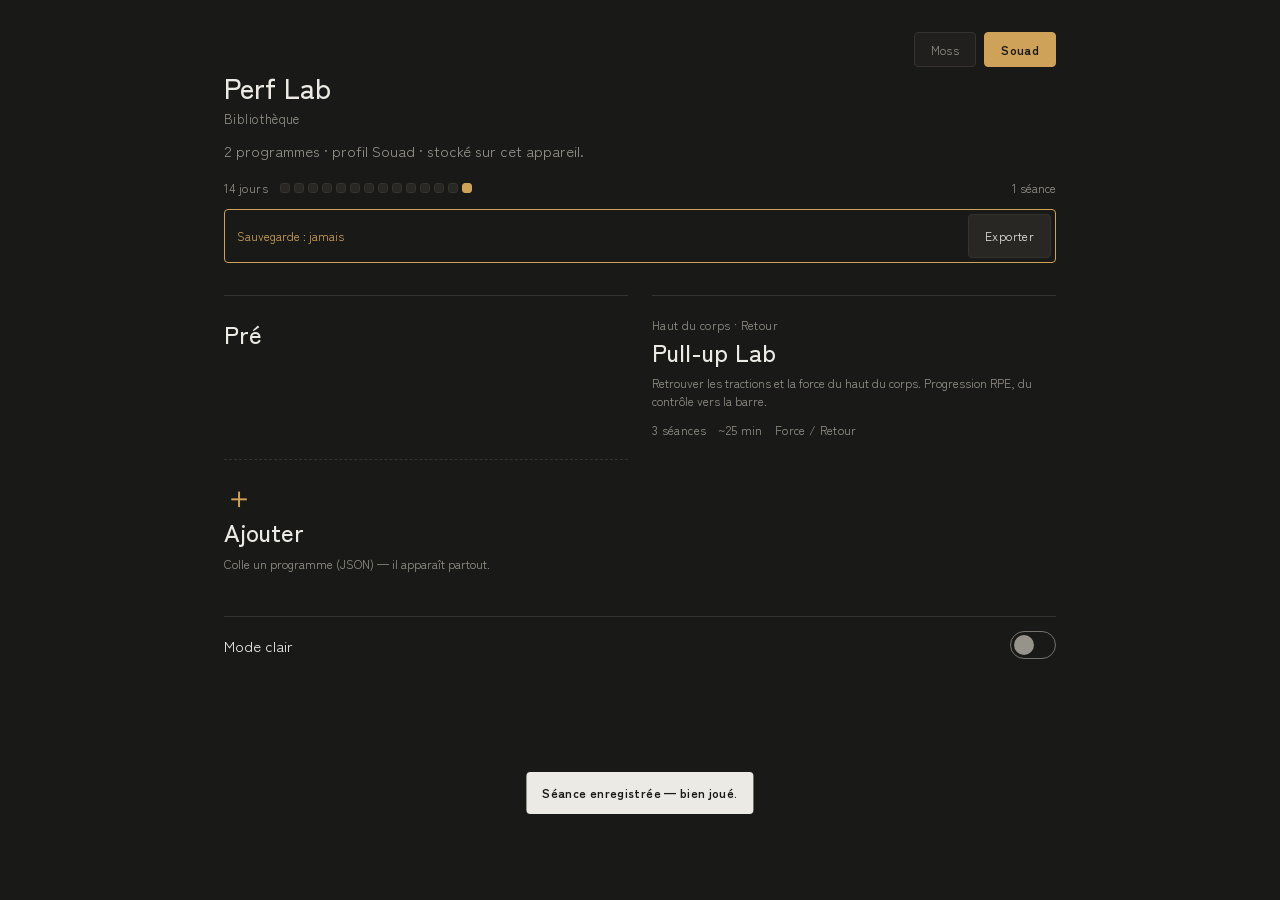
<file: tests/e2e.html>
<!DOCTYPE html>
<html lang="fr">
<head>
<meta charset="UTF-8">
<title>Perf Lab — e2e</title>
<meta name="theme-color" content="#191917">
<link rel="stylesheet" href="../app.css">
<!-- Harnais e2e : charge la vraie app et déroule le parcours complet.
     Lancer :  python3 tools/serve.py 8741  (racine du repo) puis
     chrome --headless=new --virtual-time-budget=30000 --dump-dom "http://localhost:8741/tests/e2e.html"
     → chaque ligne de #results commence par E2E-PASS ou E2E-FAIL. -->
</head>
<body>
<div id="app"></div>
<pre id="results"></pre>

<script>
  // état vierge + pré-seed d'anciennes clés mono-profil pour tester la migration
  localStorage.clear();
  localStorage.setItem("perflab.programs", JSON.stringify([
    { id:"legacy-prog", title:"LEGACY", sessions:[{ id:"s1", blocks:[] }] }
  ]));
  localStorage.setItem("perflab.weeks", JSON.stringify({ "legacy-prog": 2 }));
  // espace Souad pollué par un seed antérieur aux assignations : upper doit en être retiré
  localStorage.setItem("perflab.p.souad.programs", JSON.stringify([
    { id:"upper", title:"UPPER", sessions:[{ id:"s1", blocks:[] }] },
    { id:"prehaltero", title:"PRÉ", sessions:[{ id:"s1", blocks:[] }] }
  ]));
  window.confirm = () => true; // pas de dialogues bloquants en headless
</script>
<script src="../config.js"></script>
<script>
  // le harnais reste en LOCAL : config.js porte la vraie clé publique de la Programmation
  window.CONFIG.CYCLE_SUPABASE_URL = ""; window.CONFIG.CYCLE_SUPABASE_ANON_KEY = "";
</script>
<script src="../programs.js"></script>
<script src="../progression.js"></script>
<script src="../cycle.js"></script>
<script src="../backend.js"></script>
<script src="../cyclestore.js"></script>
<script src="fixtures/cycle-sample.js"></script>
<script src="../cycle-ui.js"></script>
<script src="../app.js"></script>

<script>
(async () => {
  const out = [];
  const ok = (name, cond) => out.push((cond ? "E2E-PASS " : "E2E-FAIL ") + name);
  const tick = (ms = 60) => new Promise(r => setTimeout(r, ms));
  const goto = async h => { location.hash = h; await tick(); };
  const lum = c => .2126 * ch(c, 0) + .7152 * ch(c, 1) + .0722 * ch(c, 2);
  const ch = (c, i) => { const v = +c.match(/[\d.]+/g)[i] / 255; return v <= .04045 ? v / 12.92 : ((v + .055) / 1.055) ** 2.4; };
  const ratio = (a, b) => { const x = lum(a), y = lum(b); return (Math.max(x, y) + .05) / (Math.min(x, y) + .05); };
  const EMOJI = /[\u{1F4BE}\u{1F4F6}\u{1F3AF}\u{26A1}\u{1F389}]/u;   // 💾 📶 🎯 ⚡ 🎉

  const wl = { n: 0, released: 0, request(){ wl.n++; const s = new EventTarget();
    s.release = async () => { wl.released++; s.dispatchEvent(new Event("release")); }; return Promise.resolve(s); } };
  Object.defineProperty(navigator, "wakeLock", { value: wl, configurable: true });

  try {
    await tick(300); // boot()

    /* 1. bibliothèque : programmes par défaut + programme legacy migré + sélecteur */
    ok("bibliothèque rendue (4 défauts Moss + legacy)", document.querySelectorAll(".card[data-go]").length === 5);
    ok("HYROX LAB présent chez Moss", !!document.querySelector('[data-go="hyrox"]'));
    ok("Pré Haltéro absent chez Moss", !document.querySelector('[data-go="prehaltero"]'));
    ok("LOWER LAB présent", !!document.querySelector('[data-go="lower"]'));
    ok("programme legacy migré vers Moss", !!document.querySelector('[data-go="legacy-prog"]'));
    ok("clé legacy supprimée", localStorage.getItem("perflab.programs") === null);
    ok("semaine legacy migrée", Backend.getWeek("legacy-prog") === 2);
    ok("sélecteur profils Moss/Souad", document.querySelectorAll(".profbtn").length === 2);
    ok("cartes de la bibliothèque : de vrais liens",
       [...document.querySelectorAll(".card[data-go]")].every(c => c.tagName === "A" && c.getAttribute("href") === "#/p/" + c.dataset.go)
       && document.querySelector("[data-add]").tagName === "A");
    ok("profil actif annoncé (aria-pressed)", document.querySelector(".profbtn.active").getAttribute("aria-pressed") === "true"
       && document.querySelector(".profbtn:not(.active)").getAttribute("aria-pressed") === "false");
    ok("bibliothèque sans emoji", !EMOJI.test(document.getElementById("app").innerHTML));
    /* DA Sumi, lot 3 : un seul accent, titres en casse normale, listes sans panneau */
    const topOf3 = q => document.querySelector(q).getBoundingClientRect().top;
    ok("accueil : titres en casse normale", document.querySelector("h1").textContent.trim() === "Perf Lab"
       && [...document.querySelectorAll(".card .ct")].every(e => e.textContent !== e.textContent.toUpperCase()));
    ok("accueil : cartes sans couleur propre ni panneau", [...document.querySelectorAll(".card")].every(c => !c.style.getPropertyValue("--c-accent"))
       && getComputedStyle(document.querySelector(".card[data-go]")).backgroundColor === "rgba(0, 0, 0, 0)");
    ok("casse : sigles et lettres seules gardés", dcase("BLOC A — EVERY 2′ × 6") === "Bloc A — every 2′ × 6" && dcase("EMOM 12 MIN") === "EMOM 12 min"
       && dcase("ANTI-EXTENSION") === "Anti-extension" && dcase("Force verticale") === "Force verticale" && dcase("~15 MIN") === "~15 min");
    const oneMain = () => document.querySelectorAll("main").length === 1 && !document.querySelector("header main");
    ok("accueil : une zone principale <main> (Lighthouse)", oneMain() && !!document.querySelector("main .lib"));
    toast("test");
    ok("toast lu par le lecteur d'écran", document.getElementById("toast").getAttribute("role") === "status");
    const idx = await (await fetch("../index.html", { cache: "no-store" })).text();
    ok("zoom autorisé (plus de user-scalable=no ni maximum-scale)", !/user-scalable\s*=\s*no|maximum-scale/.test(idx));
    ok("profil actif par défaut : Moss", Backend.activeProfile() === "moss");
    /* mode clair : interrupteur sur l'accueil, réglage de l'appareil (hors des données des profils) */
    const sw = () => document.getElementById("theme"), bodyBg = () => getComputedStyle(document.body).backgroundColor;
    const rootBg = () => getComputedStyle(document.documentElement).getPropertyValue("--bg").trim();
    ok("mode clair : interrupteur sur l'accueil, éteint par défaut", !!sw() && sw().getAttribute("role") === "switch"
       && sw().getAttribute("aria-checked") === "false" && /Mode clair/.test(sw().textContent) && lum(bodyBg()) < .05);
    ok("mode clair : interrupteur assez grand pour le pouce (44 px)", sw().getBoundingClientRect().height >= 44);
    sw().click(); await tick();
    ok("mode clair : fond papier, texte encre lisible", document.documentElement.dataset.theme === "light" && lum(bodyBg()) > .8
       && ratio(getComputedStyle(document.body).color, bodyBg()) >= 4.5);
    ok("mode clair : retenu sur l'appareil et après un nouveau rendu", localStorage.getItem("perflab.theme") === "light"
       && (renderLibrary(), sw().getAttribute("aria-checked") === "true"));
    ok("mode clair : couleur de barre du navigateur suivie", document.querySelector('meta[name="theme-color"]').content === rootBg());
    const head = idx.split("</head>")[0];
    ok("mode clair : posé avant le premier rendu (index.html, avant app.css), barre iOS claire",
       head.includes("perflab.theme") && head.indexOf("perflab.theme") < head.indexOf('href="app.css"') && head.includes('"' + rootBg() + '"') && /"default"/.test(head));
    ok("mode clair : bande d'encre sous l'heure si iOS garde la barre translucide",
       getComputedStyle(document.body, "::before").backgroundColor === getComputedStyle(document.body).color);
    ok("mode clair : hors de la sauvegarde des profils", !/theme/.test(JSON.stringify(Backend.exportAll())));
    sw().click(); await tick();
    ok("mode sombre rétabli", !document.documentElement.dataset.theme && localStorage.getItem("perflab.theme") === null
       && lum(bodyBg()) < .05 && document.querySelector('meta[name="theme-color"]').content === rootBg());

    /* 2. bascule Souad : bibliothèque indépendante */
    document.querySelector('[data-prof="souad"]').click();
    await tick(200);
    ok("Souad actif après clic", Backend.activeProfile() === "souad");
    ok("Souad : Pull-Up Lab + Pré Haltéro uniquement",
       document.querySelectorAll(".card[data-go]").length === 2 &&
       !!document.querySelector('[data-go="pullup"]') &&
       !!document.querySelector('[data-go="prehaltero"]') &&
       !document.querySelector('[data-go="legacy-prog"]'));
    ok("migration : upper (seed pré-assignation) retiré de chez Souad",
       !document.querySelector('[data-go="upper"]'));

    /* 2b. programme Pull-Up Lab : paliers + RPE fonctionnels chez Souad */
    await goto("p/pullup");
    ok("Pull-Up Lab : 4 séances (dont TEST)", document.querySelectorAll(".tab").length === 4);
    ok("Pull-Up Lab : paliers affichés", document.querySelectorAll(".target.tier").length >= 3);
    ok("programme : retour, titre puis repère", topOf3(".back") < topOf3("h1") && topOf3("h1") < topOf3(".kicker"));
    ok("programme : titre, onglets et séance en casse normale", ["h1", ".tab .t", ".shead h2"].every(q => { const t = document.querySelector(q).textContent; return t !== t.toUpperCase(); }));
    ok("programme : nom du bloc à la verticale", getComputedStyle(document.querySelector(".blk-h .bl")).writingMode === "vertical-rl");
    document.querySelectorAll(".tab")[1].click(); await tick();
    ok("programme : un seul accent (l'or), quelle que soit la couleur du programme ou de la séance",
       document.documentElement.style.getPropertyValue("--accent") === "var(--lib-accent)" && !document.querySelector(".tdot"));
    document.querySelectorAll(".tab")[0].click(); await tick();
    ok("plus aucun bouton Timer/EMOM", !document.querySelector("[data-settimer]") && !document.querySelector("[data-setemom]"));
    /* jalon : séance TEST, saisie d'un résultat */
    document.querySelectorAll(".tab")[3].click(); await tick();
    const tin = document.querySelector('.tin[data-tt="testpu"]');
    ok("séance TEST : saisie jalon présente", !!tin);
    tin.value = "1"; tin.dispatchEvent(new Event("change")); await tick();
    const tests = (Backend.loadProgression().pullup || {}).testpu;
    ok("jalon enregistré avec date", tests && tests.tests.length === 1 && tests.tests[0].reps === 1);
    /* séance faite → journal */
    ok("bouton séance faite présent", !!document.getElementById("sdone"));
    document.getElementById("sdone").click(); await tick(100);
    ok("séance journalisée", Backend.getLog().some(e => e.prog === "pullup" && e.s === "s4"));
    ok("bouton passé à l'état enregistré", document.getElementById("sdone").disabled);
    await goto("");
    ok("assiduité : 1 jour allumé chez Souad", document.querySelectorAll(".aday.on").length === 1);

    /* 3. import ancien format pendant que Souad est actif → rattaché à Moss, silencieusement */
    await goto("add");
    ok("Ajouter : une zone principale <main>", oneMain());
    ok("JSON à coller : 16 px et étiqueté", parseFloat(getComputedStyle(document.getElementById("jsonin")).fontSize) >= 16
       && !!document.getElementById("jsonin").getAttribute("aria-label"));
    document.getElementById("jsonin").value = JSON.stringify(
      { id:"import-test", title:"IMPORT", sessions:[{ id:"s1", blocks:[] }] });
    document.getElementById("import").click();
    await tick(200);
    const mossProgs = JSON.parse(localStorage.getItem("perflab.p.moss.programs") || "[]");
    const souadProgs = JSON.parse(localStorage.getItem("perflab.p.souad.programs") || "[]");
    ok("ancien format → profil Moss", mossProgs.some(p => p.id === "import-test"));
    ok("ancien format ∉ Souad", !souadProgs.some(p => p.id === "import-test"));

    /* 4. import format profiles v2 */
    await goto("add");
    document.getElementById("jsonin").value = JSON.stringify({
      schema:"perflab-profiles-v1",
      profiles:[{ id:"souad", programs:[{ id:"souad-prog", title:"SP", sessions:[{ id:"s1", blocks:[] }] }] }]
    });
    document.getElementById("import").click();
    await tick(200);
    ok("format profiles importé chez Souad",
       JSON.parse(localStorage.getItem("perflab.p.souad.programs") || "[]").some(p => p.id === "souad-prog"));

    /* 5. LOWER LAB (profil Moss) : paliers + RPE + douleur */
    document.querySelector('[data-prof="moss"]').click();
    await tick(200);
    const wlN = wl.n, wlR = wl.released;
    await goto("p/lower");
    ok("J1/J2 en onglets", document.querySelectorAll(".tab").length === 2);
    const wrap = document.querySelector(".wrap"); wrap.style.maxWidth = "390px";   // largeur iPhone
    const backLines = document.createRange(); backLines.selectNodeContents(document.querySelector(".back"));
    ok("bouton retour sur une seule ligne (390 px)", backLines.getClientRects().length === 1);
    wrap.style.maxWidth = "";
    ok("écran gardé allumé en séance (Wake Lock)", wl.n === wlN + 1);
    const h44 = sel => { const el = document.querySelector(sel); return !!el && el.getBoundingClientRect().height >= 44; };
    ok("série, charge, RPE et douleur : 44 px au moins",
       h44('.setbtn[data-k="rdl"]') && h44('.load[data-lk="rdl"]') && h44('.rpe-b[data-rk="rdl"]') && h44('.painbtn[data-pk="rdl"]'));
    ok("charge saisie en 16 px (pas de zoom iOS au focus)", parseFloat(getComputedStyle(document.querySelector(".load")).fontSize) >= 16);
    const exTop = document.querySelector("[data-ex] .ex-top");
    ok("en-tête d'exercice : un bouton replié", exTop.tagName === "BUTTON" && exTop.getAttribute("aria-expanded") === "false");
    exTop.click(); await tick();
    ok("en-tête d'exercice : déplié annoncé", exTop.getAttribute("aria-expanded") === "true" && exTop.closest("[data-ex]").classList.contains("open"));
    const ld = document.querySelector('.load[data-lk="rdl"]');
    ok("charge : champ étiqueté", /Charge série 1/.test(ld.getAttribute("aria-label") || ""));
    ok("bord des champs : contraste ≥ 3:1 (WCAG 1.4.11)", ratio(getComputedStyle(ld).borderTopColor, getComputedStyle(ld.closest(".ex")).backgroundColor) >= 3);
    ok("semaine : boutons étiquetés", document.getElementById("wup").getAttribute("aria-label") === "Semaine suivante"
       && document.getElementById("wdown").getAttribute("aria-label") === "Semaine précédente");
    ok("Animer, Vidéo et Réinitialiser : 44 px", h44(".gbtn") && h44("#reset"));
    ok("séance de bibliothèque sans emoji", !EMOJI.test(document.getElementById("main").innerHTML));
    const wbtn = document.getElementById("wup"), wr = wbtn.getBoundingClientRect();
    ok("stepper semaine : zone de tap élargie à 44 px", document.elementFromPoint(wr.left + wr.width / 2, wr.top - 5) === wbtn
       && document.elementFromPoint(wr.left + wr.width / 2, wr.bottom + 5) === wbtn);
    const tierBadges = document.querySelectorAll(".target.tier");
    ok("paliers affichés sur J1", tierBadges.length >= 5);
    ok("palier RDL initial 60 kg", tierBadges[0] && tierBadges[0].textContent.includes("60 kg"));
    const rpeB = v => document.querySelector(`.rpe-b[data-rk="rdl"][data-v="${v}"]`);
    ok("RPE au toucher : 11 valeurs de 0 à 10", document.querySelectorAll('.rpe-b[data-rk="rdl"]').length === 11 && !!rpeB(0) && !!rpeB(10));
    // repos inline : après la 1re série cochée il apparaît, après la dernière il s'arrête
    const rdlBtns = [...document.querySelectorAll('.setbtn[data-k="rdl"]')];
    rdlBtns[0].click(); await tick();
    const restEl = rdlBtns[0].closest("[data-ex]").querySelector("[data-rest]");
    ok("repos inline affiché après une série", !restEl.hidden && restEl.textContent.includes("REPOS"));
    ok("repos : un bouton", restEl.tagName === "BUTTON");
    ok("série cochée annoncée (aria-pressed)", rdlBtns[0].getAttribute("aria-pressed") === "true" && rdlBtns[1].getAttribute("aria-pressed") === "false");
    // écran verrouillé : les intervalles ralentissent, le repos doit suivre l'heure réelle
    const realNow = Date.now; Date.now = () => realNow() + 10 * 60e3; await tick(400); Date.now = realNow;
    ok("repos calé sur l'heure réelle : fini après 10 min d'écran verrouillé", restEl.hidden);
    // toutes les séries du RDL + RPE 5 → doit proposer le palier supérieur (70 kg)
    rdlBtns.slice(1).forEach(b => b.click()); await tick();
    ok("repos masqué après la dernière série", restEl.hidden);
    rpeB(5).click(); await tick();
    ok("RPE 5 sélectionné", rpeB(5).getAttribute("aria-pressed") === "true" && rpeB(4).getAttribute("aria-pressed") === "false");
    const next = document.querySelector('[data-nk="rdl"]');
    ok("RPE 5 + séries faites → propose 70 kg", next.textContent.includes("70 kg"));
    // douleur → retour au palier précédent (50 kg)
    document.querySelector('.painbtn[data-pk="rdl"]').click();
    await tick();
    ok("douleur annoncée (aria-pressed)", document.querySelector('.painbtn[data-pk="rdl"]').getAttribute("aria-pressed") === "true");
    ok("douleur → retour à 50 kg", next.textContent.includes("50 kg"));
    // état persistant
    const prog = Backend.loadProgression();
    ok("progression persistée (hist)", prog.lower && prog.lower.rdl && prog.lower.rdl.hist.length === 1);
    // semaine suivante : palier appliqué
    document.getElementById("wup").click();
    await tick();
    ok("semaine 2 : palier 50 kg appliqué",
       document.querySelector(".target.tier").textContent.includes("50 kg"));
    /* 2e évaluation en S2 → sparkline au re-rendu */
    document.querySelectorAll('.setbtn[data-k="rdl"]').forEach(b => b.click());
    rpeB(7).click(); await tick();
    const rdlSid = rpeB(7).dataset.rs, rpeNow = () => PROGRESS.lower["w" + Backend.getWeek("lower")][rdlSid].rdl.rpe;
    ok("RPE 7 enregistré (même entier qu'avant)", rpeNow() === 7);
    rpeB(7).click(); await tick();
    ok("retoucher la valeur l'efface", rpeNow() === null && rpeB(7).getAttribute("aria-pressed") === "false");
    rpeB(7).click(); await tick();
    document.getElementById("wdown").click(); await tick();
    document.getElementById("wup").click(); await tick();
    ok("sparkline visible après 2 évaluations", !!document.querySelector(".spark"));

    /* 6. Moss : bibliothèque complète ; isolation de la progression */
    await goto("");
    ok("Wake Lock relâché hors séance", wl.released === wlR + 1);
    ok("Moss : bibliothèque avec legacy + import",
       !!document.querySelector('[data-go="legacy-prog"]') && !!document.querySelector('[data-go="import-test"]'));
    ok("rappel de sauvegarde signalé (jamais exporté, données présentes)",
       !!document.querySelector(".backup.warn"));
    document.querySelector('[data-prof="souad"]').click();
    await tick(200);
    ok("progression Moss (lower) invisible chez Souad", !("lower" in Backend.loadProgression()));
    ok("pas de carte Programmation chez Souad", !document.querySelector("[data-cf]"));

    /* 7. retour chez Moss : bibliothèque intacte, micro-programme retiré */
    document.querySelector('[data-prof="moss"]').click();
    await tick(200);
    ok("les programmes de Moss sont toujours là (carte Programmation non comptée)",
       document.querySelectorAll(".card[data-go]").length === 6); // 4 défauts + legacy + import-test
    await goto("micro");
    ok("route micro retirée → bibliothèque", !!document.querySelector(".lib") && !document.querySelector("[data-micro]"));

    /* 7b. les programmes classiques fonctionnent toujours */
    await goto("p/lower");
    ok("LOWER LAB toujours fonctionnel",
       document.querySelectorAll(".tab").length === 2 && !!document.querySelector(".target.tier"));

    /* 8. PROGRAMMATION (Moss) : carte, semaine, rattraper ou passer */
    const isoUTC = d => d.toISOString().slice(0, 10);
    const [ty, tm, td] = today().split("-").map(Number);
    const t0 = Date.UTC(ty, tm - 1, td), dow = (new Date(t0).getUTCDay() + 6) % 7; // 0 = lundi
    const mon = isoUTC(new Date(t0 - dow * 864e5)), prevMon = isoUTC(new Date(t0 - (dow + 7) * 864e5));
    await CycleStore.importCycle(makeSampleCycle(prevMon, "cycle-past")); await goto("cf");
    ok("semaine passée non faite → bandeau de décision", !!document.querySelector("[data-decide='skip']"));
    const sunCal = isoUTC(new Date(t0 + (6 - dow) * 864e5));
    ok("team WOD : dimanche de la semaine du calendrier, même en rattrapage",
       document.querySelector(".cf-wod .cf-bdate").textContent.trim() === "dim. " + sunCal.slice(8, 10) + "/" + sunCal.slice(5, 7));
    document.querySelector("[data-decide='skip']").click(); await tick();
    ok("passer → w2s1 en tête", document.querySelector(".cf-next [data-open]").dataset.open === "w2s1");
    await CycleStore.importCycle(makeSampleCycle(mon)); await goto("");
    ok("carte Programmation chez Moss", !!document.querySelector("[data-cf]"));
    await goto("cf");
    ok("semaine : 4 séances", document.querySelectorAll(".cf-sess").length === 4);
    ok("Programmation : titres en casse normale", document.querySelector("h1").textContent.trim() === "Ta semaine");
    ok("Ta semaine : liste sans panneau", getComputedStyle(document.querySelector(".cf-list")).backgroundColor === "rgba(0, 0, 0, 0)");
    ok("w1s1 en tête", document.querySelector(".cf-next [data-open]").dataset.open === "w1s1");
    ok("bonus présent", !!document.querySelector(".cf-bonus"));
    ok("pas de carte micro-programme", !document.querySelector("[data-micro]"));

    /* 9. PROGRAMMATION : séance (charges, RX/INT, score, séance faite) */
    await goto("cf/s/w1s1");
    ok("force : charges vides sans max", document.querySelector(".cf-load").textContent.trim() === "—");
    await CycleStore.saveAthlete(PLCycle.setMax(CycleStore.getAthlete(), "back_squat", 120, today())); await goto("cf"); await goto("cf/s/w1s1");
    ok("force : 72,5 / 85 / 95 kg", [...document.querySelectorAll(".cf-load")].map(e => e.textContent.trim()).join("|") === "72,5 kg|85 kg|95 kg");
    ok("ceinture sur la ligne à 80 %", document.querySelectorAll(".cf-belt").length === 1);
    ok("tapis sur l'échauffement", !!document.querySelector(".cf-flag-tapis"));
    ok("séance de la Programmation : une zone principale <main>", oneMain() && !!document.querySelector("main .cf-blocks"));
    ok("charge lisible à bout de bras (26 px)", parseFloat(getComputedStyle(document.querySelector(".cf-load")).fontSize) >= 26);
    /* 9a. séance en composition Sumi : en-tête, type des blocs à la verticale, série de travail en grand */
    const topOf = sel => document.querySelector(sel).getBoundingClientRect().top;
    ok("séance : retour, titre puis repère, dans cet ordre", topOf(".back") < topOf("h1") && topOf("h1") < topOf(".kicker"));
    ok("séance : le titre est celui de la séance", document.querySelector("h1").textContent.trim() === "Back squat");
    ok("séance : repère semaine, phase et rang", /Semaine 1 · Base · séance 1 sur 4/.test(document.querySelector(".kicker").textContent));
    const vks = [...document.querySelectorAll(".cf-blk .cf-vk")];
    ok("blocs : type écrit à la verticale", vks.length === 4 && vks.every(e => getComputedStyle(e).writingMode === "vertical-rl")
       && vks.map(e => e.textContent).join("|") === "Échauffement|Force|Metcon|Accessoire");
    ok("blocs : le type fait partie du bouton (nom annoncé)", /^Force/.test(document.querySelector('[data-block="1"]').textContent.trim()));
    ok("blocs : titre sans répéter le type", document.querySelector('[data-block="1"] b').textContent.trim() === "Back squat");
    ok("blocs : sans panneau", getComputedStyle(document.querySelector(".cf-blk")).backgroundColor === "rgba(0, 0, 0, 0)");
    const topLoad = document.querySelectorAll(".cf-line.top .cf-load");
    ok("force : la série de travail en grand", topLoad.length === 1 && topLoad[0].textContent.trim() === "95 kg"
       && parseFloat(getComputedStyle(topLoad[0]).fontSize) >= 72);
    ok("fondu à l'arrivée sur la séance", document.querySelector(".view").classList.contains("enter"));
    document.querySelector('[data-level="int"]').click(); await tick();
    ok("pas de fondu quand on reste sur la séance (clic RX / INT)", !document.querySelector(".view").classList.contains("enter"));
    ok("INT ouvert, RX replié", !!document.querySelector('.cf-level[data-open-level="int"]') && !document.querySelector('.cf-level[data-open-level="rx"]'));
    document.getElementById("cfscore").value = "7+3"; document.querySelector('[data-level="rx"]').click(); await tick();
    ok("changer de niveau garde le score en cours de saisie", document.getElementById("cfscore").value === "7+3");
    document.querySelector('[data-level="int"]').click(); await tick();
    const sc = document.getElementById("cfscore"); sc.value = "abc"; document.getElementById("cfsave").click(); await tick();
    ok("score invalide refusé", !!document.querySelector(".cf-err").textContent);
    document.getElementById("cfscore").value = "5+8"; document.getElementById("cfsave").click(); await tick();
    ok("score enregistré niveau INT", CycleStore.getAthlete().logs["cycle-1"].scores.w1s1.level === "int");
    document.getElementById("cfscore").value = "abc"; document.getElementById("cfsave").click(); await tick();
    await goto("cf"); await goto("cf/s/w1s1");
    ok("erreur de score effacée en revenant sur la séance", document.querySelector(".cf-err").textContent === "");
    const aw = CycleStore.getAthlete(); aw.logs["cycle-1"].scores.w1s1.d = "2026-01-05"; await CycleStore.saveAthlete(aw);
    await goto("cf"); await goto("cf/s/w1s1");
    ok("score de la séance non répété en « Dernière fois »",
       ![...document.querySelectorAll(".cf-sline")].some(e => e.textContent.includes("Dernière fois")));
    const cfd = document.getElementById("cfdone"); cfd.click();
    ok("séance faite : bouton désactivé pendant l'envoi", cfd.disabled);
    await tick(100);
    document.getElementById("cfundo").click(); await tick(100);
    ok("annuler : la séance redevient à faire",
       !CycleStore.getAthlete().logs["cycle-1"].done.w1s1 && !document.getElementById("cfdone").disabled);
    document.getElementById("cfdone").click(); await tick(100);
    await goto("cf");
    ok("w1s2 passe en tête", document.querySelector(".cf-next [data-open]").dataset.open === "w1s2");
    await goto("cf/s/w1s2");
    ok("strict press sans max : pas de NaN", !document.getElementById("app").textContent.includes("NaN") && document.querySelector(".cf-load").textContent.trim() === "—");

    /* 9b. PROGRAMMATION : fiches mouvement */
    await goto("cf/s/w1s1");
    ok("séance : fiches du metcon", !!document.querySelector('.cf-moves a[href="#/cf/m/wall_ball"]'));
    ok("force : lien fiche, plus de lien vidéo direct", !!document.querySelector('a[href="#/cf/m/back_squat"]') && !document.querySelector(".cf-video"));
    await goto("cf/m/wall_ball");
    ok("fiche : points clés, erreurs, RX/INT", document.querySelectorAll(".cf-cues li").length === 1 && !!document.querySelector(".cf-faults") && /RX/.test(document.querySelector(".cf").textContent));
    ok("fiche sans vidéo : pas de bouton", !document.querySelector(".cf-vid"));
    document.getElementById("cfback").click(); await tick();
    ok("fiche : retour vers la séance", location.hash === "#/cf/s/w1s1");
    await goto("cf/m/back_squat");
    const vid = document.querySelector("a.cf-vid");
    ok("fiche : vidéo dans un nouvel onglet", !!vid && vid.target === "_blank" && /noopener/.test(vid.rel) && vid.href === "https://example.com/v");
    ok("fiche du lift : ton max", /120 kg/.test(document.querySelector(".cf-fmax").textContent));
    await goto("cf/m/bar_muscle_up");
    ok("fiche : une étape en cours", document.querySelectorAll(".cf-step.current").length === 1 && /Tu es ici/.test(document.querySelector(".cf-step.current").textContent));
    await goto("cf/m/nope");
    ok("fiche inconnue → index", location.hash === "#/cf/m");
    ok("index : 3 fiches", document.querySelectorAll("[data-move]").length === 3);
    const evil = makeSampleCycle(mon); evil.movements.wall_ball.name = '<img src=x id="xss">';
    await CycleStore.importCycle(evil); await goto("cf/m/wall_ball");
    ok("fiche : contenu échappé", !document.getElementById("xss") && /<img/.test(document.querySelector("h1").textContent));
    await CycleStore.importCycle(makeSampleCycle(mon));

    /* 9c. PROGRAMMATION : Ton mois */
    await goto("cf");
    ok("semaine : bascule vers le mois", !!document.querySelector('.cf-seg a[href="#/cf/mois"]'));
    const a9 = CycleStore.getAthlete(); PLCycle.markDone(a9.logs["cycle-1"], "w1s2", today()); await CycleStore.saveAthlete(a9);
    await goto("cf/mois");
    const todayCell = document.querySelector(`.cf-day[data-day="${today()}"]`);
    ok("mois : deux séances faites aujourd'hui", [...todayCell.querySelectorAll(".cf-chip.c-session")].map(e => e.textContent).join(",") === "S1,S2");
    ok("mois : détail du jour, lien vers la séance", !!document.querySelector('.cf-dday a[href="#/cf/s/w1s1"]'));
    ok("mois : team WOD le dimanche de la semaine", /T/.test(document.querySelector(`.cf-day[data-day="${sunCal}"]`).textContent));
    const fut = [...document.querySelectorAll(".cf-day[data-day]")].find(b => b.dataset.day > sunCal && !b.disabled && b.dataset.day.slice(0, 7) === today().slice(0, 7));
    if (fut) { fut.click(); await tick(); ok("mois : jour à venir", /À venir|Après la fin du cycle/.test(document.querySelector(".cf-dday").textContent)); }
    const b9 = PLCycle.monthBounds(CycleStore.getCycles(), today());
    ok("mois : précédent désactivé à la borne", today().slice(0, 7) !== b9.min || document.getElementById("cfprev").disabled);
    PLCycle.unmarkDone(a9.logs["cycle-1"], "w1s2"); await CycleStore.saveAthlete(a9);

    /* 9c bis. Ton mois : un ancien cycle reste visible après l'import du suivant */
    const dAgo = k => isoUTC(new Date(Date.parse(mon) - k * 864e5));
    const old0 = dAgo(70), old0d = dAgo(69), gap0 = dAgo(40);
    const c0 = makeSampleCycle(old0, "cycle-0"); c0.title = "Cycle 0";
    await CycleStore.importCycle(c0); await CycleStore.importCycle(makeSampleCycle(mon));
    const a0 = CycleStore.getAthlete(); a0.logs["cycle-0"] = PLCycle.newLog();
    PLCycle.markDone(a0.logs["cycle-0"], "w1s1", old0d);
    PLCycle.recordScore(a0.logs["cycle-0"], "w1s1", "rx", PLCycle.parseScore("rounds_reps", "7+3"), old0d, "amrap-a");
    await CycleStore.saveAthlete(a0);
    const monthsBack = iso => { const [y, m] = iso.split("-").map(Number); return (ty * 12 + tm) - (y * 12 + m); };
    const openDay = async iso => {
      await goto("cf"); await goto("cf/mois");
      for (let i = monthsBack(iso); i > 0; i--) { document.getElementById("cfprev").click(); await tick(); }
      document.querySelector(`.cf-day[data-day="${iso}"]`).click(); await tick();
    };
    await openDay(old0d);
    ok("mois : séance d'un ancien cycle", [...document.querySelectorAll(`.cf-day[data-day="${old0d}"] .cf-chip.c-session`)].map(e => e.textContent).join(",") === "S1");
    const dd0 = document.querySelector(".cf-dday").textContent;
    ok("mois : ancien cycle nommé, avec son score", /Cycle 0 · Semaine 1/.test(dd0) && /7 tours \+ 3/.test(dd0));
    const lab0 = document.querySelector(".cf-mlabel").textContent;
    const rev0 = document.querySelector('.cf-dday a[href="#/cf/s/cycle-0/w1s1"]');
    ok("mois : lien vers la séance de l'ancien cycle", !!rev0);
    if (rev0) {
      rev0.click(); await tick();
      ok("séance d'un ancien cycle : ouverte, son score", location.hash === "#/cf/s/cycle-0/w1s1"
         && /Cycle 0/.test(document.querySelector(".cf").textContent) && /Enregistré : 7 tours \+ 3/.test(document.querySelector(".cf").textContent));
      document.getElementById("cfback").click(); await tick();
      ok("séance d'un ancien cycle : retour au même mois", location.hash === "#/cf/mois" && document.querySelector(".cf-mlabel").textContent === lab0);
    }
    await openDay(gap0);
    ok("mois : jour entre deux cycles", /Entre deux cycles\./.test(document.querySelector(".cf-dday").textContent));
    await goto("cf"); await goto("cf/mois");
    ok("mois : cycle actif sans nom de cycle", !/Cycle test ·/.test(document.querySelector(".cf-dday").textContent));

    /* 9d. PROGRAMMATION : Ton programme */
    await goto("cf");
    ok("pied de page : Ton programme", !!document.querySelector('.cf-foot a[href="#/cf/programme"]'));
    await goto("cf/programme");
    ok("programme : objectifs du cycle", document.querySelectorAll(".cf-goal").length === 2);
    ok("programme : 2 semaines", document.querySelectorAll("[data-week]").length === 2);
    ok("programme : semaine en cours choisie", document.querySelector('[data-week][aria-pressed="true"]').dataset.week === "0");
    ok("programme : charge calculée", /Back squat · 4 × 3 à 80 % · 95 kg/.test(document.querySelector('[data-psess="w1s1"]').textContent));
    ok("programme : séance faite", /faite/.test(document.querySelector('[data-psess="w1s1"]').textContent));
    document.querySelector('[data-week="1"]').click(); await tick();
    ok("programme : semaine 2", /Semaine 2/.test(document.querySelector(".cf").textContent) && !!document.querySelector('[data-psess="w2s1"]'));
    document.querySelector('[data-psess="w2s1"]').click(); await tick();
    ok("programme : séance ouvrable", location.hash === "#/cf/s/w2s1");
    await goto("cf/programme");
    ok("programme : lien vers les fiches", !!document.querySelector('a[href="#/cf/m"]'));
    const bare = makeSampleCycle(mon); delete bare.goals; delete bare.movements;
    bare.weeks.forEach(w => [...w.sessions, w.bonus].forEach(s => s.blocks.forEach(b => delete b.moves)));
    await CycleStore.importCycle(bare); await goto("cf"); await goto("cf/programme");
    ok("programme sans objectifs ni fiches", !document.querySelector(".cf-goal") && !document.querySelector('a[href="#/cf/m"]'));
    await goto("cf/s/w1s1");
    ok("séance sans fiches : pas de rangée", !document.querySelector(".cf-moves"));
    await CycleStore.importCycle(makeSampleCycle(mon));

    /* 9e. PROGRAMMATION : bandeau de 9 semaines, retours vers l'écran d'origine */
    const nine = makeSampleCycle(mon);
    for (let n = 3; n <= 9; n++) {
      const w = JSON.parse(JSON.stringify(nine.weeks[(n - 1) % 2])); w.n = n;
      w.sessions.forEach((s, i) => s.id = `w${n}s${i + 1}`); w.bonus.id = `w${n}b`; nine.weeks.push(w);
    }
    nine.weeks[8].phase = "test";
    await CycleStore.importCycle(nine); await goto("cf");
    const appEl = document.getElementById("app"); appEl.style.width = "320px";   // largeur d'iPhone : le bandeau déborde
    await goto("cf/programme");
    document.querySelector('[data-week="8"]').click(); await tick();
    const strip9 = document.querySelector(".cf-strip").getBoundingClientRect(), sel9 = document.querySelector('[data-week="8"]').getBoundingClientRect();
    ok("programme : semaine choisie visible dans le bandeau", sel9.left >= strip9.left - 1 && sel9.right <= strip9.right + 1);
    appEl.style.width = "";
    document.querySelector('[data-week="1"]').click(); await tick();
    document.querySelector('[data-psess="w2s1"]').click(); await tick();
    document.getElementById("cfback").click(); await tick();
    ok("séance ouverte depuis le programme : retour au programme, même semaine",
       location.hash === "#/cf/programme" && document.querySelector('[data-week="1"]').getAttribute("aria-pressed") === "true");
    await goto("cf/mois");
    document.querySelector('.cf-dday a[href="#/cf/s/w1s1"]').click(); await tick();
    document.getElementById("cfback").click(); await tick();
    ok("séance ouverte depuis le mois : retour au mois", location.hash === "#/cf/mois");
    await goto("cf/s/w1s1");
    document.querySelector('[data-level="rx"]').click(); await tick();
    document.getElementById("cfscore").value = "9+1";
    document.querySelector('.cf-moves a[href="#/cf/m/wall_ball"]').click(); await tick();
    document.getElementById("cfback").click(); await tick();
    ok("retour de fiche : séance conservée (niveau, saisie)",
       location.hash === "#/cf/s/w1s1" && !!document.querySelector('.cf-level[data-open-level="rx"]') && document.getElementById("cfscore").value === "9+1");
    await CycleStore.importCycle(makeSampleCycle(mon));

    /* 9f. tout est ouvert : séance d'une semaine à venir, cycle pas encore commencé */
    await goto("cf/s/w2s1");
    ok("semaine à venir : séance faisable (bouton, score)", !!document.getElementById("cfdone") && !document.getElementById("cfdone").disabled && !!document.getElementById("cfscore"));
    const nextMon = isoUTC(new Date(Date.parse(mon) + 7 * 864e5));
    await CycleStore.importCycle(makeSampleCycle(nextMon, "cycle-1")); await goto("cf/m"); await goto("cf");
    ok("avant le départ : bandeau, tout est ouvert", /démarre le/.test(document.querySelector(".cf-note").textContent) && /déjà ouvert/.test(document.querySelector(".cf-note").textContent));
    ok("avant le départ : prochaine séance proposée", !!document.querySelector(".cf-next [data-open]"));
    await CycleStore.importCycle(makeSampleCycle(mon));

    /* 9g. coche par bloc : swipe sur l'en-tête (droite = coché, gauche = effacé), le score coche le metcon */
    const swipe = async (i, dx, dy = 0) => {
      const h = document.querySelector(`[data-swipe="${i}"]`), r = h.getBoundingClientRect(), x = r.left + 40, y = r.top + 10;
      const P = (type, k) => h.dispatchEvent(new PointerEvent(type, { bubbles: true, pointerId: 5, button: 0, clientX: x + dx * k, clientY: y + dy * k }));
      P("pointerdown", 0); for(let k = 1; k <= 8; k++) P("pointermove", k / 8);
      P("pointerup", 1); if(!dy) h.click(); await tick(400);
    };
    const bl = sid => CycleStore.getAthlete().logs["cycle-1"].blocks[sid] || {};
    ok("bloc : le score enregistré a coché le metcon", !!bl("w1s1")[2]);
    await goto("cf/s/w2s1");
    ok("bloc : consigne du swipe tant que rien n'est coché", /Glisse un bloc/.test(document.querySelector(".cf-bprog").textContent));
    document.querySelector('[data-block="1"]').click(); await tick();
    ok("bloc : force repliée avant le test", document.querySelector('[data-block="1"]').getAttribute("aria-expanded") === "false");
    await swipe(0, 40);
    ok("bloc : swipe court = rien coché, rien déplié", !bl("w2s1")[0] && document.querySelector('[data-block="0"]').getAttribute("aria-expanded") === "false");
    await swipe(0, 6, 80);
    ok("bloc : geste vertical = rien coché", !bl("w2s1")[0]);
    await swipe(0, 220);
    ok("bloc : swipe long = échauffement coché", !!bl("w2s1")[0] && document.querySelectorAll(".cf-blk")[0].classList.contains("done"));
    ok("bloc : heure de la coche affichée", /fait à \d\dh\d\d/.test(document.querySelectorAll(".cf-blk")[0].textContent));
    ok("bloc : le suivant (force) s'ouvre", document.querySelector('[data-block="1"]').getAttribute("aria-expanded") === "true");
    ok("bloc : progression 1 sur 3", /1 sur 3/.test(document.querySelector(".cf-bprog").textContent));
    await swipe(0, -220);
    ok("bloc : swipe vers la gauche = effacé", !bl("w2s1")[0] && !document.querySelectorAll(".cf-blk")[0].classList.contains("done"));
    await swipe(0, 220); await swipe(1, 220); await swipe(2, 220);
    ok("bloc : tous les obligatoires cochés → valider la séance", /valide la séance/.test(document.querySelector(".cf-bprog").textContent));
    ok("bloc : la séance n'est pas faite pour autant", !CycleStore.getAthlete().logs["cycle-1"].done.w2s1);

    /* 9h. Tes stats : assiduité, grille du cycle, benchmarks, force */
    await goto("cf");
    ok("stats : lien depuis Ta semaine", !!document.querySelector('a[href="#/cf/stats"]'));
    const as = CycleStore.getAthlete(), ls = as.logs["cycle-1"];
    PLCycle.recordScore(ls, "w2s1", "int", { value: 6000, text: "6 tours" }, today(), "amrap-a"); await CycleStore.saveAthlete(as);
    await goto("cf/stats");
    const stx = PLCycle.cycleStats(CycleStore.getCycle(), CycleStore.getAthlete().logs["cycle-1"], today());
    ok("stats : séances faites affichées", document.querySelector(".cf-hnum").textContent === String(stx.done) && stx.done > 0);
    ok("stats : une ligne par semaine, 4 séances + bonus", document.querySelectorAll(".cf-gw").length === CycleStore.getCycle().weeks.length
       && document.querySelectorAll(".cf-gw")[0].querySelectorAll(".cf-gc").length === 5);
    ok("stats : w1s1 faite dans la grille", document.querySelector('.cf-grid [data-open="w1s1"]').classList.contains("s-done"));
    ok("stats : benchmark refait comparé", [...document.querySelectorAll(".cf-bm")].some(e => /AMRAP 12 min/.test(e.textContent) && /mieux/.test(e.textContent)));
    ok("stats : force ou invitation à saisir les max", !!document.querySelector(".cf-stats .cf-mkg") || !!document.querySelector('.cf-stats a[href="#/cf/max"]'));
    document.querySelector('.cf-grid [data-open="w1s1"]').click(); await tick(100);
    ok("stats : une case ouvre sa séance, retour vers Tes stats", location.hash === "#/cf/s/w1s1" && /Tes stats/.test(document.getElementById("cfback").textContent));
    await goto("cf/stats");
    ok("stats : rendu propre", !/NaN|undefined/.test(document.getElementById("app").textContent));

    /* 10. PROGRAMMATION : importer un cycle, tes max */
    await goto("cf/import");
    const badCycle = makeSampleCycle(mon, "cycle-bad"); badCycle.schema = "x";
    document.getElementById("cfjson").value = JSON.stringify(badCycle);
    document.getElementById("cfimport").click(); await tick();
    ok("import invalide : message du validateur", document.querySelector(".cf-err").textContent.includes("Schéma attendu"));
    ok("import invalide : cycle inchangé", CycleStore.getCycle().id === "cycle-1");
    const goodCycle = makeSampleCycle(mon); goodCycle.title = "Cycle importé";
    document.getElementById("cfjson").value = JSON.stringify(goodCycle);
    document.getElementById("cfimport").click(); await tick(100);
    ok("import valide via le formulaire", CycleStore.getCycle().title === "Cycle importé" && location.hash === "#/cf");
    ok("journal conservé après réimport", !!CycleStore.getAthlete().logs["cycle-1"].done.w1s1);
    await goto("cf/max");
    document.querySelector('[data-edit="snatch"]').click(); await tick();
    document.getElementById("cfmkg").value = "55"; document.getElementById("cfmsave").click(); await tick(100);
    ok("tes max : snatch 55 kg", document.querySelector('[data-lift="snatch"] .cf-mkg').textContent.trim() === "55 kg");
    ok("tes max : front squat estimé : 102 kg", document.querySelector('[data-lift="front_squat"]').textContent.includes("estimé : 102 kg"));
    const mossExp = Backend.exportAll().profiles.find(p => p.id === "moss");
    ok("export : programmation incluse (max, séances faites)",
       !!mossExp.cycle && mossExp.cycle.maxes.snatch[0].kg === 55 && !!mossExp.cycle.logs["cycle-1"].done.w1s1);

    /* 11. réseau de salle : la synchro du module ne bloque jamais l'affichage */
    const realRefresh = CycleStore.refresh;
    CycleStore.refresh = () => new Promise(() => {});
    const hyd = await Promise.race([hydrate().then(() => "ok"), tick(300).then(() => "bloqué")]);
    ok("hydrate n'attend pas la synchro du module", hyd === "ok");
    CycleStore.refresh = realRefresh;

    /* 12. défauts mineurs de la revue : synchro visible, restauration, champs sans zoom iOS */
    const realCloud = CycleStore.isCloud, realSync = CycleStore.syncState;
    CycleStore.isCloud = () => true; CycleStore.syncState = () => ({ pending: true, error: null });
    await goto("cf/max"); await goto("cf");
    ok("synchro : envoi en attente affiché", ((document.querySelector(".cf-sync") || {}).textContent || "").includes("attente"));
    CycleStore.syncState = () => ({ pending: true, error: "permission denied" });
    await goto("cf/max"); await goto("cf");
    ok("synchro : refus du serveur affiché", ((document.querySelector(".cf-sync") || {}).textContent || "").includes("permission denied"));
    CycleStore.isCloud = realCloud; CycleStore.syncState = realSync;
    let adopted = 0; const realSave = CycleStore.saveAthlete;
    CycleStore.saveAthlete = a => { adopted++; return realSave(a); };
    await goto("add");
    document.getElementById("jsonin").value = JSON.stringify(Backend.exportAll());
    document.getElementById("import").click(); await tick(200);
    ok("restauration d'une sauvegarde : programmation remise en file d'envoi", adopted === 1);
    CycleStore.saveAthlete = realSave;
    await goto("cf/import");
    ok("champ d'import en 16 px (pas de zoom iOS)", getComputedStyle(document.getElementById("cfjson")).fontSize === "16px");
    const probe = document.createElement("div"); probe.className = "cf"; probe.innerHTML = '<div class="authbox"><input id="cfprobe"></div>';
    document.body.appendChild(probe);
    ok("champs de connexion du module en 16 px", getComputedStyle(document.getElementById("cfprobe")).fontSize === "16px");
    probe.remove();
  } catch (e) {
    out.push("E2E-FAIL exception : " + (e && e.stack || e));
  }
  document.getElementById("results").textContent = out.join("\n");
  document.title = out.every(l => l.startsWith("E2E-PASS")) ? "E2E-ALL-PASS" : "E2E-HAS-FAILURES";
})();
</script>
</body>
</html>
</file>
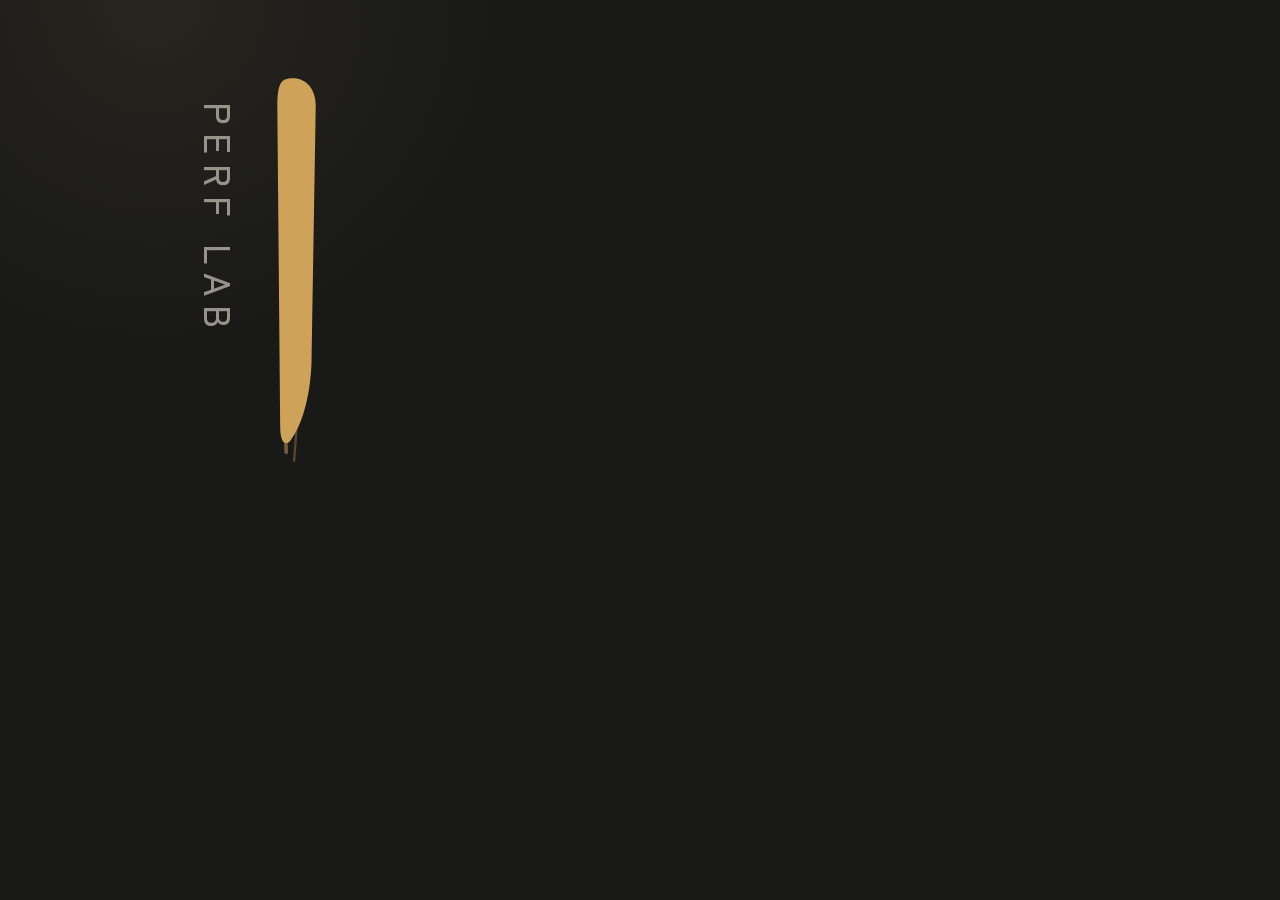
<file: tools/icon.html>
<!doctype html>
<!-- Source de l'icône « Le trait » (DA Sumi) : le filet des blocs tracé au pinceau en or, « Perf Lab » à la verticale.
     Régénérer les PNG : python3 tools/serve.py 8000, puis pour chaque taille S :
     chrome --headless=new --hide-scrollbars --window-size=S,S --screenshot=icons/xxx.png "http://localhost:8000/tools/icon.html?s=S"
     (?s=64 : favicon sans texte, illisible à cette taille) -->
<html><head><meta charset="utf-8">
<style>
@font-face{font-family:'Zen Kaku Gothic New';font-weight:500;src:url(../fonts/zen-kaku-gothic-new-500-latin.woff2) format('woff2')}
html,body{margin:0;background:#191917;overflow:hidden}
svg{display:block}
</style></head><body>
<svg id="i" viewBox="0 0 180 180" xmlns="http://www.w3.org/2000/svg">
  <defs><radialGradient id="lift" cx="30%" cy="0%" r="110%"><stop offset="0" stop-color="#26251f"/><stop offset=".6" stop-color="#191917"/></radialGradient></defs>
  <rect width="180" height="180" fill="url(#lift)"/>
  <!-- trait : tête appuyée, corps qui s'affine, queue sèche -->
  <path d="M100 28C106 26 111 30 111 37L109.5 128C109 140 106 150 102 155C100 157 98.5 155 98.5 150L97.5 38C97.5 32 98 29 100 28Z" fill="#cfa25a"/>
  <path d="M100.2 142L100.6 159" stroke="#cfa25a" stroke-width="1.3" stroke-linecap="round" opacity=".5"/>
  <path d="M104.6 146L103.4 162" stroke="#cfa25a" stroke-width=".8" stroke-linecap="round" opacity=".35"/>
  <text id="t" x="77" y="36" fill="#95938b" font-family="Zen Kaku Gothic New" font-weight="500" font-size="12.5" letter-spacing="3.2" style="writing-mode:vertical-rl">PERF LAB</text>
</svg>
<script>
  const s = +new URLSearchParams(location.search).get("s") || 512, svg = document.getElementById("i");
  svg.setAttribute("width", s); svg.setAttribute("height", s);
  if (s <= 64) document.getElementById("t").remove();
</script>
</body></html>
</file>
<file: app.css>
/* polices hébergées avec l'app (fichiers latin et latin étendu de Google Fonts, licences OFL dans fonts/) :
   rien n'est demandé à Google, et tout est en cache dès l'installation */
@font-face{font-family:'Zen Kaku Gothic New';font-style:normal;font-weight:300;font-display:swap;src:url(fonts/zen-kaku-gothic-new-300-latin-ext.woff2) format('woff2');unicode-range:U+0100-02BA, U+02BD-02C5, U+02C7-02CC, U+02CE-02D7, U+02DD-02FF, U+0304, U+0308, U+0329, U+1D00-1DBF, U+1E00-1E9F, U+1EF2-1EFF, U+2020, U+20A0-20AB, U+20AD-20C4, U+2113, U+2C60-2C7F, U+A720-A7FF}
@font-face{font-family:'Zen Kaku Gothic New';font-style:normal;font-weight:300;font-display:swap;src:url(fonts/zen-kaku-gothic-new-300-latin.woff2) format('woff2');unicode-range:U+0000-00FF, U+0131, U+0152-0153, U+02BB-02BC, U+02C6, U+02DA, U+02DC, U+0304, U+0308, U+0329, U+2000-206F, U+20AC, U+2122, U+2191, U+2193, U+2212, U+2215, U+FEFF, U+FFFD}
@font-face{font-family:'Zen Kaku Gothic New';font-style:normal;font-weight:var(--fw-display);font-display:swap;src:url(fonts/zen-kaku-gothic-new-400-latin-ext.woff2) format('woff2');unicode-range:U+0100-02BA, U+02BD-02C5, U+02C7-02CC, U+02CE-02D7, U+02DD-02FF, U+0304, U+0308, U+0329, U+1D00-1DBF, U+1E00-1E9F, U+1EF2-1EFF, U+2020, U+20A0-20AB, U+20AD-20C4, U+2113, U+2C60-2C7F, U+A720-A7FF}
@font-face{font-family:'Zen Kaku Gothic New';font-style:normal;font-weight:var(--fw-display);font-display:swap;src:url(fonts/zen-kaku-gothic-new-400-latin.woff2) format('woff2');unicode-range:U+0000-00FF, U+0131, U+0152-0153, U+02BB-02BC, U+02C6, U+02DA, U+02DC, U+0304, U+0308, U+0329, U+2000-206F, U+20AC, U+2122, U+2191, U+2193, U+2212, U+2215, U+FEFF, U+FFFD}
@font-face{font-family:'Zen Kaku Gothic New';font-style:normal;font-weight:500;font-display:swap;src:url(fonts/zen-kaku-gothic-new-500-latin-ext.woff2) format('woff2');unicode-range:U+0100-02BA, U+02BD-02C5, U+02C7-02CC, U+02CE-02D7, U+02DD-02FF, U+0304, U+0308, U+0329, U+1D00-1DBF, U+1E00-1E9F, U+1EF2-1EFF, U+2020, U+20A0-20AB, U+20AD-20C4, U+2113, U+2C60-2C7F, U+A720-A7FF}
@font-face{font-family:'Zen Kaku Gothic New';font-style:normal;font-weight:500;font-display:swap;src:url(fonts/zen-kaku-gothic-new-500-latin.woff2) format('woff2');unicode-range:U+0000-00FF, U+0131, U+0152-0153, U+02BB-02BC, U+02C6, U+02DA, U+02DC, U+0304, U+0308, U+0329, U+2000-206F, U+20AC, U+2122, U+2191, U+2193, U+2212, U+2215, U+FEFF, U+FFFD}
@font-face{font-family:'Zen Kaku Gothic New';font-style:normal;font-weight:700;font-display:swap;src:url(fonts/zen-kaku-gothic-new-700-latin-ext.woff2) format('woff2');unicode-range:U+0100-02BA, U+02BD-02C5, U+02C7-02CC, U+02CE-02D7, U+02DD-02FF, U+0304, U+0308, U+0329, U+1D00-1DBF, U+1E00-1E9F, U+1EF2-1EFF, U+2020, U+20A0-20AB, U+20AD-20C4, U+2113, U+2C60-2C7F, U+A720-A7FF}
@font-face{font-family:'Zen Kaku Gothic New';font-style:normal;font-weight:700;font-display:swap;src:url(fonts/zen-kaku-gothic-new-700-latin.woff2) format('woff2');unicode-range:U+0000-00FF, U+0131, U+0152-0153, U+02BB-02BC, U+02C6, U+02DA, U+02DC, U+0304, U+0308, U+0329, U+2000-206F, U+20AC, U+2122, U+2191, U+2193, U+2212, U+2215, U+FEFF, U+FFFD}
:root{
  /* Sumi : encre et papier, un seul accent (l'or) ; le rouge reste l'erreur et la douleur */
  --bg:#191917; --panel:#201f1d; --panel2:#282724; --line:#34332f;
  --line-strong:#75736c;       /* bord des champs : 3:1 sur le fond et les panneaux (WCAG 1.4.11) */
  --ink:#eceae4; --muted:#95938b;
  --cf-accent:#cfa25a; --cf-accent-rgb:207,162,90;   /* accent de la Programmation (la même en RVB pour ses teintes) */
  --lib-accent:#cfa25a;        /* accent par défaut des bibliothèques (un programme peut avoir le sien) */
  --accent:var(--lib-accent);  /* accent de l'écran courant, posé par setAccent() */
  --on-accent:#191917;         /* texte sur un aplat d'accent */
  --hot:#e5675a; --on-hot:#191917;
  --kicker:var(--muted);       /* signature des titres */
  --status-band:transparent;   /* derrière l'heure d'iOS (barre translucide, texte blanc) */
  --warn:var(--cf-accent); --warn-bg:#2a2419;   /* l'alerte prend l'accent : une seule couleur d'attention */
  --info:#9aaab8;
  --phase-base:var(--info); --phase-montee:var(--ink); --phase-surcharge:var(--cf-accent); --phase-decharge:var(--muted); --phase-test:var(--hot);
  /* typographie : une seule famille, les chiffres en maigre, les titres en medium, sans majuscules forcées */
  --f-display:'Zen Kaku Gothic New',system-ui,sans-serif; --f-body:var(--f-display); --f-label:var(--f-display);
  --fw-light:300; --fw-regular:400; --fw-medium:500; --fw-bold:700;
  --fw-display:var(--fw-medium); --fw-num:var(--fw-light);
  --tt-display:none; --tt-label:none;
  --ls-display:0; --ls-label:.03em;
  --lh-display:1.2;
  --fs-2xs:11px; --fs-xs:12px; --fs-sm:13px; --fs-base:15px; --fs-input:16px; --fs-md:17px;
  --fs-lg:20px; --fs-h2:22px; --fs-xl:24px; --fs-title:28px; --fs-num:30px; --fs-hero:96px;
  --lh-num:.9; --ls-num:-.02em;   /* grands chiffres : serrés */
  /* espacements : pas de 4 px (2 px pour les serrages), marge de page */
  --sp-0:2px; --sp-1:4px; --sp-2:8px; --sp-3:12px; --sp-4:16px; --sp-5:20px; --sp-6:24px; --sp-7:32px; --sp-8:40px;
  --gutter:var(--sp-6);
  --bottom-space:110px;        /* place laissée sous le contenu (toast, barre d'accueil) */
  /* arrondis : nets */
  --r-chip:3px; --r-ctl:4px; --r-panel:6px; --r-pill:999px;
  --vk-w:28px; --vk-min:96px;   /* colonne du type de bloc écrit à la verticale, et hauteur où il tient en entier */
  --safe-b:env(safe-area-inset-bottom,0px);
  --safe-t:env(safe-area-inset-top,0px);
  color-scheme:dark;
}
/* mode clair (interrupteur de l'accueil) : papier et encre, l'or foncé en bronze pour rester lisible sur le blanc */
:root[data-theme="light"]{
  --bg:#f6f5f1; --panel:#efeee9; --panel2:#e7e5df; --line:#d8d6cf;
  --line-strong:#7f7c74;
  --ink:#1c1b19; --muted:#625f58;
  --cf-accent:#82590f; --cf-accent-rgb:130,89,15;
  --lib-accent:#82590f;
  --on-accent:#f6f5f1;
  --hot:#ad3426; --on-hot:#f6f5f1;
  --warn-bg:#f1e7d3;
  --info:#4a5e6e;
  --status-band:var(--ink);    /* si iOS garde l'heure en blanc, elle reste lisible sur une bande d'encre */
  color-scheme:light;
}
*{box-sizing:border-box;margin:0;padding:0;-webkit-tap-highlight-color:transparent}
html{-webkit-text-size-adjust:100%}
body{
  font-family:var(--f-body);background:var(--bg);color:var(--ink);line-height:1.5;font-variant-numeric:tabular-nums;
  min-height:100vh;padding:calc(var(--safe-t)) 0 calc(var(--bottom-space) + var(--safe-b));
  overscroll-behavior-y:none;touch-action:manipulation;
}
body::before{content:"";position:fixed;top:0;left:0;right:0;height:var(--safe-t);background:var(--status-band);pointer-events:none;z-index:70}
[hidden]{display:none!important}
/* focus clavier visible partout (A6) ; les champs le montrent aussi au toucher */
:focus-visible{outline:2px solid var(--accent);outline-offset:2px}
input:focus,textarea:focus{outline:2px solid var(--accent);outline-offset:0}
.wrap{max-width:880px;margin:0 auto;padding:0 var(--gutter)}
a{color:inherit}
/* étiquettes mono en majuscules : famille et casse communes, taille et espacement propres à chacune */
.kicker,.back,.card .tag,.card .cs,.card .cmeta,.weekbox .wl,.gprog .lab,.tab .s,.pill,.blk-h .bl,.tcell .l,.setlab,/* boutons : secondaire (bord) et principal (.go, accent plein), 44 px de haut */
.dbtn,.gbtn,.painbtn,.reset,.profbtn,.sparklab,.alab,.cf-lab,.cf-st small,.cf-bdate,.cf-bt small,.cf-flag,.cf-belt,.cf-score label,.cf-mvl,.cf-here,.cf-glab{font-family:var(--f-label);text-transform:var(--tt-label)}

/* HEADER */
header{display:flex;flex-direction:column;padding:var(--sp-7) 0 var(--sp-4)}
.libhead{padding-bottom:0}
.libhead+main .lib{margin-bottom:var(--sp-4)}
.topbar{display:contents}
.kicker{min-width:0;order:2;margin-top:var(--sp-1);font-size:var(--fs-sm);letter-spacing:var(--ls-label);color:var(--kicker)}
.back{position:relative;order:-1;align-self:flex-start;flex:none;white-space:nowrap;display:inline-flex;align-items:center;gap:var(--sp-2);min-height:44px;padding:0;border:0;background:none;font-size:var(--fs-base);color:var(--muted);cursor:pointer}
.back:active{transform:scale(.96)}
/* zone de tap portée à 44 px sans changer le dessin */
.back::after,.profbtn::after,.wbtn::after{content:"";position:absolute;inset:-7px -3px}
h1{text-wrap:balance;font-family:var(--f-display);font-weight:var(--fw-display);font-size:var(--fs-title);line-height:var(--lh-display);letter-spacing:var(--ls-display);text-transform:var(--tt-display);order:1;margin:var(--sp-1) 0 0}
h1 em{font-style:normal;color:inherit}
.lede{color:var(--muted);font-size:var(--fs-base);max-width:620px;text-wrap:pretty}
header>:not(.topbar):not(h1){order:3}
header .lede{margin-top:var(--sp-3)}
.profsel{order:-1;align-self:flex-end}
.nw{white-space:nowrap}
.lede b{color:var(--ink);font-weight:var(--fw-medium)}

/* LIBRARY GRID */
.lib{display:grid;grid-template-columns:repeat(2,1fr);gap:0 var(--sp-6);margin-top:var(--sp-7)}
@media(max-width:560px){.lib{grid-template-columns:1fr}}
.card{color:inherit;text-decoration:none;position:relative;display:flex;flex-direction:column;border-top:1px solid var(--line);padding:var(--sp-5) 0;cursor:pointer}
.card:active{transform:scale(.985)}
.card .tag{font-size:var(--fs-xs);letter-spacing:var(--ls-label);color:var(--muted)}
.card .ct{font-weight:var(--fw-display);font-family:var(--f-display);font-size:var(--fs-xl);line-height:var(--lh-display);margin-top:var(--sp-1);text-transform:var(--tt-display);letter-spacing:var(--ls-display)}
.card .cs{font-size:var(--fs-2xs);letter-spacing:var(--ls-label);color:var(--muted);margin-top:var(--sp-2)}
.card .cb{font-size:var(--fs-xs);color:var(--muted);margin-top:var(--sp-2);line-height:1.45}
.card .cmeta{display:flex;flex-wrap:wrap;gap:var(--sp-1) var(--sp-3);margin-top:var(--sp-3);font-size:var(--fs-xs);letter-spacing:var(--ls-label);color:var(--muted)}
.card .cmeta span{white-space:nowrap}

/* WEEK + GLOBAL */
.meta{display:flex;flex-wrap:wrap;gap:var(--sp-3);align-items:center;margin-top:var(--sp-5)}
.weekbox{display:flex;align-items:center;gap:var(--sp-2)}
.weekbox .wl{font-size:var(--fs-xs);letter-spacing:var(--ls-label);color:var(--muted)}
.wbtn{position:relative;width:30px;height:30px;border-radius:var(--r-ctl);border:1px solid var(--line);background:var(--panel2);color:var(--ink);font-size:var(--fs-md);cursor:pointer;font-family:var(--f-label)}
.wbtn:active{transform:scale(.94)}
.wnum{font-weight:var(--fw-num);font-family:var(--f-display);font-size:var(--fs-h2);min-width:26px;text-align:center}
.gprog{flex:1;min-width:220px}
.gprog .bar{height:10px;border-radius:var(--r-chip);background:var(--panel2);border:1px solid var(--line);overflow:hidden}
.gprog .fill{height:100%;width:0;background:var(--accent);transition:width .4s}
.gprog .lab{display:flex;justify-content:space-between;font-size:var(--fs-xs);letter-spacing:var(--ls-label);color:var(--muted);margin-top:var(--sp-2)}

/* TABS */
.tabs{display:grid;grid-template-columns:repeat(4,1fr);gap:0 var(--sp-4);margin:var(--sp-6) 0 var(--sp-2)}
.tab{cursor:pointer;border:0;border-bottom:1px solid var(--line);background:none;border-radius:0;padding:var(--sp-3) 0;color:inherit;text-align:left;position:relative;overflow:hidden;transition:background .25s}
.tab .t{font-weight:var(--fw-display);font-family:var(--f-display);font-size:var(--fs-base);letter-spacing:var(--ls-display);line-height:1;text-transform:var(--tt-display)}
.tab .s{font-size:var(--fs-xs);letter-spacing:var(--ls-label);color:var(--muted);margin-top:var(--sp-1)}
.tab.active{background:none}
.tab.active::after{content:"";position:absolute;left:0;bottom:0;height:2px;width:100%;background:var(--accent)}
@media(max-width:560px){.tabs{grid-template-columns:repeat(2,1fr)}}

/* SESSION */
.shead{display:flex;align-items:baseline;justify-content:space-between;gap:var(--sp-3);margin:var(--sp-6) 0 var(--sp-1);border-top:1px solid var(--line);padding-top:var(--sp-5)}
.shead h2{text-wrap:balance;font-family:var(--f-display);font-weight:var(--fw-display);font-size:var(--fs-xl);line-height:var(--lh-display);text-transform:var(--tt-display);letter-spacing:var(--ls-display)}
.pill{font-size:var(--fs-xs);letter-spacing:var(--ls-label);color:var(--muted);white-space:nowrap}
.sfocus{color:var(--muted);font-size:var(--fs-sm);margin:var(--sp-2) 0 var(--sp-1)}

/* BLOCK */
.blk{position:relative;margin-top:var(--sp-6);padding-left:calc(var(--vk-w) + var(--sp-3));min-height:var(--vk-min)}
.blk-h{margin:0}
.blk-h .line{display:none}
.blk-note{font-size:var(--fs-xs);color:var(--muted);margin-bottom:var(--sp-3);font-style:italic}

/* EXERCISE */
.ex{border-bottom:1px solid var(--line);overflow:hidden}
.ex-top{display:flex;gap:var(--sp-3);padding:var(--sp-3) 0;cursor:pointer;align-items:center;width:100%;background:none;border:0;color:inherit;font:inherit;text-align:left}
.ex-name,.ex-scheme{display:block}
.anim{width:54px;height:54px;flex:none;border-radius:var(--r-ctl);background:var(--panel2);border:1px solid var(--line);position:relative;overflow:hidden}
.ex-id{flex:1;min-width:0}
.ex-name{font-weight:var(--fw-medium);font-size:var(--fs-base);line-height:1.2}
.ex-scheme{font-family:var(--f-label);font-size:var(--fs-base);color:var(--accent);letter-spacing:var(--ls-label);margin-top:var(--sp-1)}
.chev{color:var(--muted);transition:transform .3s;font-size:var(--fs-sm)}
.ex.open .chev{transform:rotate(90deg)}
/* dépliage par la grille (0fr → 1fr) : pas de max-height qui couperait un exercice long */
.ex-body{display:grid;grid-template-rows:0fr;overflow:hidden;transition:grid-template-rows .4s ease}
.ex.open .ex-body{grid-template-rows:1fr}
.ex-inner{min-height:0}
.ex-inner{padding:0 0 var(--sp-4)}
.setlab.top{margin-top:var(--sp-3)}
.cue{font-size:var(--fs-sm);color:var(--muted);margin-bottom:var(--sp-3)}
.target{display:inline-flex;align-items:center;gap:var(--sp-2);font-family:var(--f-label);font-size:var(--fs-xs);font-weight:var(--fw-bold);color:var(--accent);border:1px solid var(--accent);background:var(--panel2);padding:var(--sp-2) var(--sp-3);border-radius:var(--r-chip);margin-bottom:var(--sp-3);letter-spacing:var(--ls-label)}
.tempo{display:grid;grid-template-columns:repeat(4,1fr);gap:var(--sp-2);margin-bottom:var(--sp-3)}
.tcell{background:var(--panel2);border:1px solid var(--line);border-radius:var(--r-ctl);padding:var(--sp-2) var(--sp-1);text-align:center}
.tcell .n{font-weight:var(--fw-num);font-family:var(--f-display);font-size:var(--fs-lg)}
.tcell .l{font-size:var(--fs-xs);letter-spacing:var(--ls-label);color:var(--muted);margin-top:var(--sp-0)}
.tcell.key{border-color:var(--accent)}
.tcell.key .n{color:var(--accent)}
.setlab{font-size:var(--fs-xs);letter-spacing:var(--ls-label);color:var(--muted);margin:var(--sp-1) 0 var(--sp-2)}
.sets{display:flex;flex-wrap:wrap;gap:var(--sp-2);margin-bottom:var(--sp-2)}
.setcol{display:flex;flex-direction:column;align-items:center;gap:var(--sp-1)}
.setbtn{width:44px;height:44px;border-radius:var(--r-ctl);border:1px solid var(--line);background:var(--panel2);color:var(--muted);font-family:var(--f-label);font-weight:var(--fw-bold);font-size:var(--fs-base);cursor:pointer;transition:.18s}
.setbtn.done{background:var(--accent);color:var(--on-accent);border-color:var(--accent)}
.setbtn:active{transform:scale(.9)}
.load{width:48px;height:44px;padding:0;border-radius:var(--r-ctl);border:1px solid var(--line-strong);background:var(--bg);color:var(--ink);text-align:center;font-family:var(--f-label);font-size:var(--fs-input)}
.loadu{font-family:var(--f-label);font-size:var(--fs-xs);color:var(--muted);margin-top:calc(-1 * var(--sp-0))}
.exbtns{display:flex;gap:var(--sp-2);margin-top:var(--sp-3);flex-wrap:wrap}
/* boutons : secondaire (bord) et principal (.go, accent plein), 44 px de haut */
.dbtn,.gbtn,.painbtn,.reset{display:inline-flex;align-items:center;justify-content:center;gap:var(--sp-2);min-height:44px;padding:0 var(--sp-4);border:1px solid var(--line);border-radius:var(--r-ctl);background:var(--panel2);color:var(--ink);font-size:var(--fs-xs);letter-spacing:var(--ls-label);cursor:pointer;text-decoration:none}
.dbtn:disabled,.donebtn:not(.ok):disabled{opacity:.5;cursor:default}
.gbtn:active{transform:scale(.96)}
.gbtn.on{border-color:var(--accent);color:var(--accent)}
.gbtn svg{width:13px;height:13px}

/* BOUTONS */
.dbtn.go{background:var(--accent);color:var(--on-accent);border-color:var(--accent);font-weight:var(--fw-bold)}
.dbtn:active{transform:scale(.95)}

footer{color:var(--muted);font-size:var(--fs-xs);font-family:var(--f-label);letter-spacing:var(--ls-label);text-align:center;margin-top:var(--sp-7);line-height:1.7}
.reset{margin-top:var(--sp-4);color:var(--muted)}

/* page transition */
.view.enter{animation:fade .35s ease}
@keyframes fade{from{opacity:0;transform:translateY(8px)}to{opacity:1;transform:none}}

/* ---------- movement animations ---------- */
.fig{position:absolute;inset:0}
.fig line,.fig circle,.fig path,.fig rect,.fig polyline{stroke:var(--accent);stroke-width:2.4;fill:none;stroke-linecap:round;stroke-linejoin:round}
.fig .bar{stroke:var(--muted)}
.mover{transform-box:fill-box;animation-play-state:paused}
.anim.go .mover{animation-play-state:running}
@keyframes upd{0%,100%{transform:translateY(4px)}50%{transform:translateY(-4px)}}
@keyframes updFast{0%,100%{transform:translateY(5px)}35%,45%{transform:translateY(-6px)}}
@keyframes pressUp{0%,100%{transform:translateY(3px)}50%{transform:translateY(-5px)}}
@keyframes rowPull{0%,100%{transform:translateX(3px)}50%{transform:translateX(-5px)}}
@keyframes flex{0%,100%{transform:rotate(8deg)}50%{transform:rotate(-32deg)}}
@keyframes sway{0%,100%{transform:rotate(-3deg)}50%{transform:rotate(3deg)}}
@keyframes crunch{0%,100%{transform:rotate(0deg)}50%{transform:rotate(-26deg)}}
@keyframes raise{0%,100%{transform:rotate(14deg)}50%{transform:rotate(-30deg)}}
@keyframes hold{0%,100%{transform:translateY(0)}50%{transform:translateY(-1.6px)}}
@keyframes roll{0%,100%{transform:translateX(4px)}50%{transform:translateX(-6px)}}
@keyframes rotate{0%,100%{transform:rotate(-12deg)}50%{transform:rotate(12deg)}}
@keyframes carry{0%,100%{transform:translateX(-3px)}50%{transform:translateX(3px)}}
@keyframes pulse{0%,100%{transform:scale(.92)}50%{transform:scale(1.06)}}
.a-pullup .mover{animation:upd 1.4s ease-in-out infinite}
.a-explo  .mover{animation:updFast 1s ease-in-out infinite}
.a-dip    .mover{animation:upd 1.5s ease-in-out infinite}
.a-press  .mover{animation:pressUp 1.4s ease-in-out infinite}
.a-row    .mover{animation:rowPull 1.3s ease-in-out infinite}
.a-bench  .mover{animation:pressUp 1.5s ease-in-out infinite}
.a-curl   .mover{animation:flex 1.4s ease-in-out infinite}
.a-hang   .mover{animation:sway 2.4s ease-in-out infinite}
.a-crunch .mover{animation:crunch 1.5s ease-in-out infinite}
.a-raise  .mover{animation:raise 1.6s ease-in-out infinite}
.a-hold   .mover{animation:hold 1.8s ease-in-out infinite}
.a-roll   .mover{animation:roll 1.7s ease-in-out infinite}
.a-rotate .mover{animation:rotate 1.8s ease-in-out infinite}
.a-carry  .mover{animation:carry 1.1s ease-in-out infinite}
.a-pulse  .mover{animation:pulse 1.5s ease-in-out infinite}
@media(prefers-reduced-motion:reduce){
  .mover{animation:none!important}
  *,*::before,*::after{animation-duration:.01ms!important;animation-iteration-count:1!important;transition-duration:.01ms!important;scroll-behavior:auto!important}
}

/* ---- carte « ajouter » ---- */
.card.add{border-top-style:dashed}
.card.add .plus{font-weight:var(--fw-num);font-family:var(--f-display);font-size:var(--fs-num);line-height:1;color:var(--accent)}
.card.add .ct{font-weight:var(--fw-display);font-family:var(--f-display);font-size:var(--fs-xl);margin-top:var(--sp-2)}

/* ---- auth ---- */
.auth h1{margin-top:var(--sp-3)}
.authbox{margin-top:var(--sp-6);display:flex;flex-direction:column;gap:var(--sp-3);max-width:360px}
.authbox input{background:var(--panel);border:1px solid var(--line-strong);color:var(--ink);font-family:var(--f-body);font-size:var(--fs-input);padding:var(--sp-3) var(--sp-4);border-radius:var(--r-ctl)}
.authbtns{display:flex;gap:var(--sp-2);margin-top:var(--sp-1)}
.autherr{color:var(--hot);font-family:var(--f-label);font-size:var(--fs-xs);min-height:14px;letter-spacing:var(--ls-label)}

/* ---- add / manage ---- */
.addbox{margin-top:var(--sp-2)}
.addbox textarea{width:100%;min-height:200px;background:var(--panel);border:1px solid var(--line-strong);color:var(--ink);font-family:var(--f-label);font-size:var(--fs-input);line-height:1.6;padding:var(--sp-4);border-radius:var(--r-panel);resize:vertical}
.mrow{display:flex;align-items:center;justify-content:space-between;gap:var(--sp-3);border-bottom:1px solid var(--line);padding:var(--sp-3) 0;margin-bottom:var(--sp-2)}
.mrow .mt{font-weight:var(--fw-medium);font-size:var(--fs-base)}
.mrow .ms{font-family:var(--f-label);font-size:var(--fs-2xs);color:var(--muted);margin-top:var(--sp-0)}
.mbtns{display:flex;gap:var(--sp-2)}

/* ---- toast ---- */
.toast{position:fixed;left:50%;bottom:calc(86px + var(--safe-b));transform:translateX(-50%) translateY(20px);background:var(--ink);color:var(--bg);font-family:var(--f-label);font-size:var(--fs-xs);font-weight:var(--fw-bold);letter-spacing:var(--ls-label);padding:var(--sp-3) var(--sp-4);border-radius:var(--r-ctl);opacity:0;pointer-events:none;transition:.3s;z-index:60;max-width:88vw;text-align:center}
.toast.show{opacity:1;transform:translateX(-50%) translateY(0)}

/* ---- profils ---- */
.profsel{display:flex;gap:var(--sp-2)}
.profbtn{position:relative;font-size:var(--fs-xs);letter-spacing:var(--ls-label);color:var(--muted);border:1px solid var(--line);background:var(--panel);padding:var(--sp-2) var(--sp-4);border-radius:var(--r-ctl);cursor:pointer;transition:all .2s}
.profbtn.active{background:var(--accent);color:var(--on-accent);border-color:var(--accent);font-weight:var(--fw-bold)}

/* ---- progression RPE (paliers) ---- */
.target.tier{border-style:dashed;margin-left:var(--sp-2)}
.rpe-row{display:flex;align-items:center;gap:var(--sp-3);flex-wrap:wrap}
.rpe-pick{display:grid;grid-template-columns:repeat(6,minmax(0,1fr));gap:var(--sp-2);margin-bottom:var(--sp-3)}
.rpe-b{min-height:44px;border-radius:var(--r-ctl);border:1px solid var(--line);background:var(--panel2);color:var(--ink);font-family:var(--f-label);font-weight:var(--fw-bold);font-size:var(--fs-md);cursor:pointer}
.rpe-b.on{background:var(--accent);border-color:var(--accent);color:var(--on-accent)}
.rpe-b:active{transform:scale(.94)}
.painbtn{color:var(--muted);transition:all .2s}
.painbtn.on{background:var(--hot);color:var(--on-hot);border-color:var(--hot);font-weight:var(--fw-bold)}
.rpe-next{font-family:var(--f-label);font-size:var(--fs-xs);color:var(--accent);letter-spacing:var(--ls-label)}

/* ---- sparkline d'évolution des paliers ---- */
.sparkrow{display:flex;align-items:center;gap:var(--sp-3);margin:0 0 var(--sp-3)}
.spark{display:block;flex:none}
.spark polyline{fill:none;stroke:var(--accent);stroke-width:2;stroke-linejoin:round;stroke-linecap:round}
.spark circle{fill:var(--accent)}
.spark circle.sp-bad{fill:var(--hot)}
.sparklab{font-size:var(--fs-xs);letter-spacing:var(--ls-label);color:var(--muted)}

/* ---- repos inline ---- */
.rest{display:block;width:100%;background:none;font-family:var(--f-label);font-size:var(--fs-xs);font-weight:var(--fw-bold);letter-spacing:var(--ls-label);color:var(--accent);border:1px dashed var(--accent);border-radius:var(--r-ctl);padding:var(--sp-2) var(--sp-3);margin:var(--sp-3) 0 var(--sp-0);text-align:center;cursor:pointer;user-select:none}

/* ---- jalon / test ---- */
.tresrow{display:flex;gap:var(--sp-2);flex-wrap:wrap;margin-top:var(--sp-3)}
.tres{font-family:var(--f-label);font-size:var(--fs-2xs);color:var(--muted);border:1px solid var(--line);border-radius:var(--r-chip);padding:var(--sp-1) var(--sp-2)}
.tres.win{color:var(--accent);border-color:var(--accent);font-weight:var(--fw-bold)}

/* ---- séance faite ---- */
.donebtn{font-weight:var(--fw-display);display:block;width:100%;margin:var(--sp-6) 0 0;font-family:var(--f-display);font-size:var(--fs-md);letter-spacing:var(--ls-label);text-transform:var(--tt-display);background:var(--accent);color:var(--on-accent);border:none;border-radius:var(--r-ctl);padding:var(--sp-4);cursor:pointer}
.donebtn:active{transform:scale(.98)}
.donebtn.ok{background:transparent;color:var(--muted);border:1px solid var(--line);cursor:default}

/* ---- assiduité (14 jours) ---- */
.assid{display:flex;align-items:center;gap:var(--sp-1);margin:var(--sp-4) 0 0}
.alab{white-space:nowrap;font-size:var(--fs-xs);letter-spacing:var(--ls-label);color:var(--muted);margin-right:var(--sp-2)}
.aday{width:10px;height:10px;border-radius:var(--r-chip);background:var(--panel2);border:1px solid var(--line)}
.aday.on{background:var(--accent);border-color:var(--accent)}
.acount{white-space:nowrap;font-family:var(--f-label);font-size:var(--fs-xs);color:var(--muted);margin-left:auto}

/* ---- rappel de sauvegarde ---- */
/* réglages de l'appareil, en pied d'accueil : interrupteur du mode clair */
.prefs{margin-top:var(--sp-6);border-top:1px solid var(--line)}
.switch{display:flex;align-items:center;justify-content:space-between;gap:var(--sp-3);width:100%;min-height:56px;padding:0;border:0;background:none;color:var(--ink);font-family:var(--f-body);font-size:var(--fs-base);text-align:left;cursor:pointer}
.switch .sw{position:relative;flex:none;width:46px;height:28px;border:1px solid var(--line-strong);border-radius:var(--r-pill);transition:background-color .2s,border-color .2s}
.switch .sw::after{content:"";position:absolute;top:3px;left:3px;width:20px;height:20px;border-radius:50%;background:var(--muted);transition:transform .2s,background-color .2s}
.switch[aria-checked="true"] .sw{background:var(--accent);border-color:var(--accent)}
.switch[aria-checked="true"] .sw::after{transform:translateX(18px);background:var(--on-accent)}
.backup{display:flex;align-items:center;justify-content:space-between;gap:var(--sp-3);margin:var(--sp-3) 0 0;font-family:var(--f-label);font-size:var(--fs-xs);color:var(--muted);border:1px solid var(--line);border-radius:var(--r-ctl);padding:var(--sp-1) var(--sp-1) var(--sp-1) var(--sp-3)}
.backup.warn{color:var(--accent);border-color:var(--accent)}

/* ===== Programmation ===== */
.cf h1{line-height:var(--lh-display)}
.cf .lede{margin-top:var(--sp-2)}
.cf-seg+.lede{margin-top:var(--sp-4)}
.cf-intent{margin-top:var(--sp-2);font-size:var(--fs-base);line-height:1.5;color:var(--ink);text-wrap:pretty}
.cf-lab{font-size:var(--fs-2xs);letter-spacing:var(--ls-label);color:var(--accent);font-weight:var(--fw-bold)}
.cf-note{margin-top:var(--sp-5);border:1px dashed var(--line);background:var(--panel);border-radius:var(--r-panel);padding:var(--sp-4) var(--sp-4);font-size:var(--fs-base)}
.cf-empty{margin-top:var(--sp-6);display:flex;flex-direction:column;align-items:flex-start;gap:var(--sp-3);color:var(--muted)}
/* bandeau « la semaine a débordé » */
.cf-decide{margin-top:var(--sp-5);border:1px solid var(--warn);background:var(--warn-bg);border-radius:var(--r-panel);padding:var(--sp-4);display:flex;flex-direction:column;gap:var(--sp-2)}
.cf-decide .cf-lab{color:var(--warn)}
.cf-dt{font-weight:var(--fw-display);text-wrap:balance;font-family:var(--f-display);font-size:var(--fs-h2);line-height:var(--lh-display);text-transform:var(--tt-display);letter-spacing:var(--ls-display)}
.cf-decide p{font-size:var(--fs-sm);color:var(--muted);line-height:1.5}
.cf-dbtns{display:flex;gap:var(--sp-2);margin-top:var(--sp-2)}
.cf-dbtns .dbtn{flex:1}
/* progression de la semaine */
.cf-prog{display:flex;align-items:center;gap:var(--sp-3);margin-top:var(--sp-5);font-family:var(--f-label);font-size:var(--fs-xs);color:var(--muted);letter-spacing:var(--ls-label)}
.cf-bar{flex:1;height:6px;border-radius:var(--r-chip);background:var(--panel2);overflow:hidden}
.cf-bar div{height:100%;background:var(--accent);transition:width .4s}
/* prochaine séance */
.cf-next{margin-top:var(--sp-4);border-top:1px solid var(--accent);padding:var(--sp-4) 0;display:flex;flex-direction:column;gap:var(--sp-2)}
.cf-nt{font-weight:var(--fw-display);text-wrap:balance;font-family:var(--f-display);font-size:var(--fs-xl);line-height:1;text-transform:var(--tt-display);letter-spacing:var(--ls-display)}
.cf-nm{font-size:var(--fs-xs);color:var(--muted);line-height:1.45}
.cf-next .dbtn.go{align-self:flex-start;min-height:44px;padding:0 var(--sp-6);margin-top:var(--sp-2)}
.cf-next.cf-closed{border-color:var(--line)}
/* file de la semaine */
.cf-list{display:flex;flex-direction:column;border-top:1px solid var(--line);border-bottom:1px solid var(--line)}
.cf-sess,.cf-bopen{all:unset;box-sizing:border-box;display:flex;align-items:center;gap:var(--sp-3);min-height:56px;padding:var(--sp-2) 0;cursor:pointer;width:100%}
.cf-sess+.cf-sess,.cf-bonus,.cf-wod{border-top:1px solid var(--line)}
.cf-num{width:28px;height:28px;flex:none;border-radius:50%;display:flex;align-items:center;justify-content:center;font-family:var(--f-label);font-size:var(--fs-xs);font-weight:var(--fw-bold);background:var(--panel2);color:var(--muted)}
.cf-st{display:flex;flex-direction:column;min-width:0;flex:1}
.cf-st b{font-weight:var(--fw-medium);font-size:var(--fs-base)}
.cf-st small{font-size:var(--fs-xs);letter-spacing:var(--ls-label);color:var(--muted)}
.cf-sess:active,.cf-bopen:active,.cf-link:active,.cf-pcard:active,button.cf-bh:active,.cf-lvh:active{background:var(--panel2)}
.cf-sess:focus-visible,.cf-bopen:focus-visible,.cf-link:focus-visible,.cf-pcard:focus-visible,.cf-bh:focus-visible,.cf-lvh:focus-visible,.cf-day:focus-visible,.cf-wk:focus-visible{outline:2px solid var(--accent);outline-offset:-2px}
.cf-sess.st-next .cf-num{background:var(--accent);color:var(--on-accent)}
.cf-sess.st-next small{color:var(--accent)}
.cf-sess.st-done .cf-num{background:rgba(var(--cf-accent-rgb),.16);color:var(--accent)}
.cf-sess.st-done b,.cf-sess.st-skipped b,.cf-sess.st-locked b{color:var(--muted)}
.cf-sess.st-skipped b{text-decoration:line-through}
.cf-bonus{display:flex;align-items:center;gap:var(--sp-2);padding-right:0;border-top-style:dashed}
.cf-bonus .cf-num{background:transparent;border:1px dashed var(--line)}
.cf-wod{display:flex;align-items:center;gap:var(--sp-3);min-height:56px;padding:var(--sp-2) 0}
.cf-bdate{font-size:var(--fs-2xs);letter-spacing:var(--ls-label);color:var(--muted);white-space:nowrap}
.cf-foot{margin-top:var(--sp-7)}
.cf-link{display:flex;align-items:center;gap:var(--sp-3);min-height:56px;padding:var(--sp-2) 0;color:var(--ink);text-decoration:none}
.cf-link+.cf-link{border-top:1px solid var(--line)}
.cf-out{margin-top:var(--sp-3);min-height:44px}
.cf-sync{margin-top:var(--sp-6);font-family:var(--f-label);font-size:var(--fs-xs);letter-spacing:var(--ls-label);color:var(--warn)}
.cf-sync.ok{color:var(--muted)}
.cf-sync.err{color:var(--hot)}
/* séance : blocs dépliables */
/* séance, composition Sumi : blocs sans panneau, type écrit à la verticale dans la marge */
.cf-blocks{display:flex;flex-direction:column;gap:var(--sp-7);margin-top:var(--sp-6)}
.cf-blk{position:relative;min-height:var(--vk-min);padding-left:calc(var(--vk-w) + var(--sp-3))}
.cf-bh{all:unset;box-sizing:border-box;display:flex;align-items:flex-start;gap:var(--sp-3);width:100%;min-height:44px;cursor:pointer}
div.cf-bh{cursor:default}
/* dans le bouton (le type fait partie de son nom) mais posé dans la marge, sur toute la hauteur du bloc */
.cf-vk,.blk-h .bl{position:absolute;left:0;top:0;bottom:0;width:var(--vk-w);padding-right:var(--sp-1);border-right:1px solid var(--line);writing-mode:vertical-rl;white-space:nowrap;overflow:hidden;text-overflow:ellipsis;font-size:var(--fs-xs);letter-spacing:var(--ls-label);color:var(--muted)}
.cf-bt{display:flex;flex-direction:column;flex:1;min-width:0}
.cf-bt b{font-weight:var(--fw-medium);font-size:var(--fs-lg);line-height:1.3}
.cf-bt small{font-size:var(--fs-xs);letter-spacing:var(--ls-label);color:var(--muted)}
.cf-chev{font-family:var(--f-label);font-size:var(--fs-md);color:var(--muted);width:18px;text-align:center;flex:none}
.cf-flag,.cf-belt{font-size:var(--fs-xs);font-weight:var(--fw-bold);letter-spacing:var(--ls-label);padding:var(--sp-1) var(--sp-2);border-radius:var(--r-chip);flex:none}
.cf-flag{border:1px solid var(--info);color:var(--info)}
.cf-flag-ceinture,.cf-belt{border:1px solid var(--warn);color:var(--warn)}
.cf-bb{padding-top:var(--sp-3);display:flex;flex-direction:column;gap:var(--sp-3)}
/* coche par bloc : glisser l'en-tête vers la droite tire un trait d'or depuis le filet ; passé le seuil, le filet se remplit */
.cf-bh{-webkit-user-select:none;user-select:none;-webkit-touch-callout:none;touch-action:pan-y;overflow:hidden}
.cf-bh > :not(.cf-vk){transform:translateX(var(--dx,0px))}
.cf-blk.settle .cf-bh > :not(.cf-vk){transition:transform .2s ease-out}
.cf-blk::before{content:"";position:absolute;left:var(--vk-w);top:12px;height:3px;width:max(0px,var(--dx,0px));border-radius:var(--r-chip);background:var(--cf-accent);opacity:0;pointer-events:none}
.cf-blk.swiping::before{opacity:.45}
.cf-blk.armed::before{opacity:1}
.cf-blk.settle::before{transition:width .2s ease-out,opacity .2s}
.cf-blk::after{content:"";position:absolute;left:calc(var(--vk-w) - 2px);top:0;bottom:0;width:3px;border-radius:var(--r-chip);background:var(--cf-accent);transform:scaleY(0);transform-origin:top;transition:transform .2s ease-in;pointer-events:none}
.cf-blk.armed::after,.cf-blk.done::after{transform:scaleY(1)}
.cf-blk.armed::after{transition:transform .3s cubic-bezier(.4,.1,.3,1)}
.cf-blk.done.armed::after{transform:scaleY(0);transform-origin:bottom}
.cf-blk.armed .cf-vk{color:var(--cf-accent)}
.cf-blk.done.armed .cf-vk{color:var(--muted)}
.cf-blk.done .cf-vk{color:var(--cf-accent)}
.cf-blk.done .cf-bt b{color:var(--muted)}
.cf-stamp{font-style:normal;color:var(--cf-accent)}
.cf-bprog{margin-top:var(--sp-2);font-size:var(--fs-sm);color:var(--muted)}
.cf-bprog b{color:var(--cf-accent);font-weight:var(--fw-medium)}
.cf-text{display:flex;flex-direction:column;gap:var(--sp-1);font-size:var(--fs-base);line-height:1.45}
.cf-max{font-size:var(--fs-sm);color:var(--muted)}
.cf-max b{color:var(--ink);font-weight:var(--fw-bold)}
.cf-max a{color:var(--accent)}
/* lignes de force : montée en charge en ligne, série de travail en grand */
.cf-lines{display:flex;flex-direction:column}
.cf-line{display:grid;grid-template-columns:6em 4em minmax(0,1fr);align-items:center;gap:var(--sp-3);min-height:52px;border-bottom:1px solid var(--line);font-size:var(--fs-base)}
.cf-line .cf-kg{justify-self:end}
.cf-line.top{grid-template-columns:auto minmax(0,1fr);grid-template-areas:"kg kg" "sr pc";align-items:baseline;row-gap:var(--sp-2);padding:var(--sp-4) 0 var(--sp-2);border-bottom:0}
.cf-line.top .cf-kg{grid-area:kg;justify-self:start}
.cf-line.top .cf-sr{grid-area:sr;font-size:var(--fs-xl);font-weight:var(--fw-num)}
.cf-line.top .cf-pc{grid-area:pc;color:var(--muted)}
.cf-line.top .cf-load{font-size:var(--fs-hero);line-height:var(--lh-num);letter-spacing:var(--ls-num)}
.cf-line.top .cf-load small{font-size:var(--fs-xl)}
.cf-kg{display:flex;align-items:center;gap:var(--sp-2);flex-wrap:wrap}
.cf-load{font-weight:var(--fw-num);font-family:var(--f-display);font-size:var(--fs-num);letter-spacing:var(--ls-display)}
.cf-load small{font-size:var(--fs-sm);color:var(--muted)}
.cf-rest{font-size:var(--fs-base);color:var(--muted)}
.cf-video{display:inline-flex;align-items:center;gap:var(--sp-2);min-height:44px;color:var(--accent);font-size:var(--fs-sm);text-decoration:none}
/* metcon : RX / INT exclusifs + score */
.cf-levels{display:flex;flex-direction:column;border-top:1px solid var(--line);border-bottom:1px solid var(--line)}
.cf-lvh{all:unset;box-sizing:border-box;display:flex;align-items:center;gap:var(--sp-3);width:100%;min-height:50px;padding:var(--sp-2) 0;cursor:pointer}
.cf-lvh:not(:first-child){border-top:1px solid var(--line)}
.cf-lvp{font-family:var(--f-label);font-size:var(--fs-2xs);font-weight:var(--fw-bold);padding:var(--sp-1) var(--sp-2);border-radius:var(--r-chip);color:var(--bg);flex:none}
.cf-lvp.lv-rx{background:var(--accent)}
.cf-lvp.lv-int{background:var(--info)}
.cf-lvs{flex:1;min-width:0;font-size:var(--fs-sm);color:var(--muted);white-space:nowrap;overflow:hidden;text-overflow:ellipsis}
.cf-level{padding:0 0 var(--sp-3);display:flex;flex-direction:column;gap:var(--sp-1)}
.cf-level span{font-size:var(--fs-base);line-height:1.5}
.cf-score{display:flex;flex-direction:column;gap:var(--sp-2)}
.cf-score label{font-size:var(--fs-xs);letter-spacing:var(--ls-label);color:var(--muted)}
.cf-srow{display:flex;gap:var(--sp-2)}
.cf-srow input{flex:1;min-width:0;background:var(--bg);border:1px solid var(--line-strong);color:var(--ink);font-family:var(--f-label);font-size:var(--fs-input);padding:var(--sp-3) var(--sp-3);border-radius:var(--r-ctl)}
.cf-err{color:var(--hot);font-family:var(--f-label);font-size:var(--fs-xs);min-height:14px}
.cf-sline{font-size:var(--fs-xs);color:var(--muted)}
.cf-sline b{color:var(--ink)}
/* tes max */
.cf-mlist{display:flex;flex-direction:column;border-top:1px solid var(--line);border-bottom:1px solid var(--line)}
.cf-mlist.dashed{border-top-style:dashed;border-bottom-style:dashed}
.cf-mrow+.cf-mrow{border-top:1px solid var(--line)}
.cf-mline{display:flex;align-items:center;gap:var(--sp-3);min-height:54px;padding:var(--sp-2) 0}
.cf-mname{flex:1;min-width:0;font-weight:var(--fw-medium);font-size:var(--fs-base)}
.cf-mdate{font-family:var(--f-label);font-size:var(--fs-xs);color:var(--muted)}
.cf-mdate.stale{color:var(--warn)}
.cf-mkg{font-weight:var(--fw-num);font-family:var(--f-display);font-size:var(--fs-num);min-width:66px;text-align:right}
.cf-mest{font-family:var(--f-label);font-size:var(--fs-xs);color:var(--muted)}
.cf-medit{display:flex;flex-wrap:wrap;gap:var(--sp-2);padding:0 0 var(--sp-3)}
.cf-medit input{background:var(--bg);border:1px solid var(--line-strong);color:var(--ink);font-family:var(--f-label);font-size:var(--fs-input);padding:var(--sp-2) var(--sp-3);border-radius:var(--r-ctl);min-height:44px}
.cf-medit #cfmkg{width:92px}
.cf-medit #cfmdate{flex:1;min-width:140px}
.cf-medit .cf-err{flex-basis:100%}
/* importer un cycle */
.cf-json{display:block;width:100%;min-height:240px;margin-top:var(--sp-5);background:var(--panel);border:1px solid var(--line-strong);color:var(--ink);font-family:var(--f-label);font-size:var(--fs-input);padding:var(--sp-3);border-radius:var(--r-ctl);resize:vertical}
.cf-wide{width:100%;min-height:48px;margin-top:var(--sp-2)}
.cf-undo{display:flex;margin:var(--sp-3) auto 0;background:transparent}
/* fiches mouvement */
.cf-moves{display:flex;flex-wrap:wrap;align-items:center;gap:var(--sp-2)}
.cf-mvl{font-size:var(--fs-2xs);letter-spacing:var(--ls-label);color:var(--muted);margin-right:var(--sp-0)}
.cf-moves a,.cf-flink{display:inline-flex;align-items:center;min-height:44px;padding:0 var(--sp-4);border:1px solid var(--line);border-radius:var(--r-chip);background:var(--panel2);color:var(--ink);font-size:var(--fs-sm);text-decoration:none}
.cf-flink{align-self:flex-start;color:var(--accent);border-color:rgba(var(--cf-accent-rgb),.45)}
.cf-fmax{margin-top:var(--sp-4);font-size:var(--fs-base);color:var(--muted)}
.cf-fmax b{color:var(--ink)}
.cf-fmax a{color:var(--accent)}
.cf-vid{display:flex;align-items:center;justify-content:center;gap:var(--sp-3);min-height:96px;margin-top:var(--sp-4);border:1px solid var(--line);border-radius:var(--r-panel);background:var(--panel);color:var(--accent);font-weight:var(--fw-medium);font-size:var(--fs-base);text-decoration:none}
.cf-vby{margin-top:var(--sp-2);font-family:var(--f-label);font-size:var(--fs-2xs);letter-spacing:var(--ls-label);color:var(--muted)}
.cf-flevel{margin-top:var(--sp-5);border-top:1px solid var(--accent);padding:var(--sp-4) 0;display:flex;flex-direction:column;gap:var(--sp-2)}
.cf-flevel p,.cf-p{font-size:var(--fs-base);line-height:1.45}
.cf-fsec{margin-top:var(--sp-6);display:flex;flex-direction:column;gap:var(--sp-3)}
.cf-cues{margin:0;padding:0;list-style:none;counter-reset:cue;display:flex;flex-direction:column;gap:var(--sp-3)}
.cf-cues li{counter-increment:cue;display:flex;gap:var(--sp-3);font-size:var(--fs-base);line-height:1.45}
.cf-cues li::before{content:counter(cue);flex:none;width:26px;height:26px;border-radius:50%;background:var(--panel2);color:var(--accent);font-family:var(--f-label);font-size:var(--fs-xs);font-weight:var(--fw-bold);display:flex;align-items:center;justify-content:center}
.cf-step{display:flex;align-items:center;gap:var(--sp-3);min-height:44px;font-size:var(--fs-base);color:var(--muted)}
.cf-dot{width:24px;height:24px;flex:none;box-sizing:border-box;border-radius:50%;border:1px solid var(--line);display:flex;align-items:center;justify-content:center;font-size:var(--fs-xs);font-weight:var(--fw-bold)}
.cf-step.done .cf-dot{background:var(--accent);border-color:var(--accent);color:var(--on-accent)}
.cf-step.current{color:var(--ink);font-weight:var(--fw-medium);border:1px solid var(--accent);background:rgba(var(--cf-accent-rgb),.08);border-radius:var(--r-ctl);padding:0 var(--sp-3)}
.cf-step.current .cf-dot{border:2px solid var(--accent)}
.cf-stext{flex:1;min-width:0}
.cf-here{font-size:var(--fs-2xs);font-weight:var(--fw-bold);letter-spacing:var(--ls-label);color:var(--accent);white-space:nowrap}
.cf-fl{display:flex;align-items:baseline;gap:var(--sp-3);font-size:var(--fs-base);line-height:1.4}
.cf-faults{margin:0;padding-left:var(--sp-5);display:flex;flex-direction:column;gap:var(--sp-2);font-size:var(--fs-base);line-height:1.45}
/* bascule Semaine / Mois */
.cf-seg{display:flex;gap:var(--sp-1);padding:var(--sp-1);margin-top:var(--sp-4);border-radius:var(--r-panel);background:var(--panel);border:1px solid var(--line)}
.cf-seg a{flex:1;min-height:44px;display:flex;align-items:center;justify-content:center;border-radius:var(--r-ctl);color:var(--muted);font-size:var(--fs-base);font-weight:var(--fw-medium);text-decoration:none}
.cf-seg a[aria-current]{background:var(--panel2);color:var(--ink)}
/* ton mois */
.cf-mnav{display:flex;align-items:center;gap:var(--sp-2);margin-top:var(--sp-4)}
.cf-mnav .dbtn{min-width:44px;min-height:44px;font-size:var(--fs-lg)}
.cf-mnav .dbtn:disabled{opacity:.35;cursor:default}
.cf-mlabel{font-weight:var(--fw-display);flex:1;text-align:center;font-family:var(--f-display);font-size:var(--fs-h2);text-transform:var(--tt-display);letter-spacing:var(--ls-display)}
.cf-cal{margin-top:var(--sp-3);display:flex;flex-direction:column;gap:var(--sp-1)}
.cf-dow,.cf-grid{display:grid;grid-template-columns:repeat(7,minmax(0,1fr));gap:var(--sp-1)}
.cf-dow span{text-align:center;font-family:var(--f-label);font-size:var(--fs-xs);color:var(--muted)}
.cf-day{all:unset;box-sizing:border-box;min-height:56px;padding:var(--sp-2) 0 var(--sp-1);border-radius:var(--r-ctl);border:1px solid var(--line);background:var(--panel);display:flex;flex-direction:column;align-items:center;justify-content:space-between;gap:var(--sp-1);cursor:pointer;font-size:var(--fs-sm);font-weight:var(--fw-medium)}
.cf-day.out{background:transparent;border-color:transparent;color:var(--muted);opacity:.55;cursor:default}
.cf-day.today{border-color:var(--ink)}
.cf-day.sel{border-color:var(--accent);box-shadow:inset 0 0 0 1px var(--accent)}
.cf-chips{display:flex;flex-wrap:wrap;justify-content:center;gap:var(--sp-0)}
.cf-chip{display:inline-block;box-sizing:border-box;min-width:18px;padding:0 var(--sp-0);border-radius:var(--r-chip);border:1px solid transparent;font-family:var(--f-label);font-size:var(--fs-2xs);font-weight:var(--fw-bold);line-height:14px;text-align:center}
.cf-chip.c-session{background:var(--accent);color:var(--on-accent)}
.cf-chip.c-bonus{border-color:var(--accent);color:var(--accent)}
.cf-chip.c-wod{border-color:var(--muted);color:var(--muted)}
.cf-chip.c-wod.past{background:var(--panel2);border-color:var(--panel2);color:var(--ink)}
.cf-legend{display:grid;grid-template-columns:repeat(auto-fill,minmax(104px,1fr));gap:var(--sp-2) var(--sp-3);margin-top:var(--sp-3);font-size:var(--fs-xs);color:var(--muted)}
.cf-legend>span{display:flex;align-items:center;gap:var(--sp-2)}
.cf-todaykey{width:12px;height:12px;box-sizing:border-box;border-radius:var(--r-chip);border:1px solid var(--ink)}
.cf-dday{margin-top:var(--sp-4);border-top:1px solid var(--line);padding:var(--sp-4) 0;display:flex;flex-direction:column;gap:var(--sp-3)}
.cf-dday>p,.cf-ditem p{font-size:var(--fs-base);line-height:1.45}
.cf-ditem{display:flex;flex-direction:column;gap:var(--sp-1)}
.cf-ditem b{font-size:var(--fs-base);font-weight:var(--fw-medium)}
.cf-ditem small{font-size:var(--fs-xs);color:var(--muted)}
.cf-ditem a{align-self:flex-start;min-height:44px;display:flex;align-items:center;color:var(--accent);font-size:var(--fs-base);font-weight:var(--fw-medium);text-decoration:none}
/* ton programme */
.cf-mt{margin-top:var(--sp-6)}
.cf-goals{margin-top:var(--sp-5);border-top:1px solid var(--line);padding:var(--sp-4) 0;display:flex;flex-direction:column;gap:var(--sp-3)}
.cf-goal{display:flex;gap:var(--sp-3);align-items:baseline;font-size:var(--fs-base);line-height:1.4}
.cf-glab{width:64px;flex:none;font-size:var(--fs-2xs);font-weight:var(--fw-bold);letter-spacing:var(--ls-label);color:var(--muted)}
.cf-strip{display:flex;gap:var(--sp-1);margin-top:var(--sp-3);overflow-x:auto;padding-bottom:var(--sp-0)}
.cf-wk{all:unset;box-sizing:border-box;width:44px;flex:none;height:56px;padding:var(--sp-2) 0 var(--sp-2);border-radius:var(--r-ctl);border:1px solid var(--line);background:var(--panel);display:flex;flex-direction:column;align-items:center;justify-content:space-between;cursor:pointer;font-family:var(--f-label);font-size:var(--fs-base);font-weight:var(--fw-bold)}
.cf-wk[aria-pressed="true"]{border-color:var(--accent);background:rgba(var(--cf-accent-rgb),.08)}
.cf-wbar{display:inline-block;width:22px;height:4px;border-radius:var(--r-chip)}
.cf-plegend{display:grid;grid-template-columns:repeat(auto-fill,minmax(96px,1fr));gap:var(--sp-2) var(--sp-3);margin-top:var(--sp-2);font-size:var(--fs-xs);color:var(--muted)}
.cf-plegend>span{display:flex;align-items:center;gap:var(--sp-2)}
.cf-plegend .cf-wbar{width:14px}
.cf-whead{margin-top:var(--sp-5);display:flex;flex-direction:column;gap:var(--sp-1)}
.cf-wdates{font-family:var(--f-label);font-size:var(--fs-xs);color:var(--muted)}
.cf-pcards{display:flex;flex-direction:column;gap:0;margin-top:var(--sp-3)}
.cf-pcard{all:unset;box-sizing:border-box;display:flex;align-items:flex-start;gap:var(--sp-3);width:100%;min-height:56px;padding:var(--sp-3) 0;border-bottom:1px solid var(--line);cursor:pointer}
.cf-pbody{flex:1;min-width:0;display:flex;flex-direction:column;gap:var(--sp-1)}
.cf-pbody b{font-size:var(--fs-base);font-weight:var(--fw-medium)}
.cf-pbody span{font-size:var(--fs-sm);color:var(--muted);line-height:1.4}

/* ===== Tes stats ===== */
.cf-stats .blk{margin-top:var(--sp-7)}
.cf-hero{display:flex;align-items:baseline;gap:var(--sp-2)}
.cf-hnum{font-family:var(--f-display);font-weight:var(--fw-num);font-size:var(--fs-hero);line-height:var(--lh-num);letter-spacing:var(--ls-num)}
.cf-hof{font-family:var(--f-display);font-weight:var(--fw-num);font-size:var(--fs-xl);color:var(--muted)}
.cf-hcap{margin-top:var(--sp-2);font-size:var(--fs-sm);color:var(--muted)}
.cf-kvs{margin-top:var(--sp-4);border-top:1px solid var(--line)}
.cf-kv{display:flex;justify-content:space-between;align-items:center;gap:var(--sp-3);padding:var(--sp-3) 0;border-bottom:1px solid var(--line);font-size:var(--fs-base)}
.cf-kv>span{display:flex;flex-direction:column;min-width:0}
.cf-kv small{font-family:var(--f-label);font-size:var(--fs-xs);letter-spacing:var(--ls-label);color:var(--muted)}
.cf-kv>b{font-weight:var(--fw-medium);text-align:right}
.cf-kv>b.cf-mkg{font-weight:var(--fw-num)}
.cf-up{color:var(--cf-accent)!important;font-style:normal}
.cf-grid{display:flex;flex-direction:column;gap:var(--sp-2)}
.cf-gw{display:flex;align-items:center;gap:var(--sp-3)}
.cf-gwl{width:var(--vk-w);font-size:var(--fs-sm);color:var(--muted)}
.cf-gw.cur .cf-gwl{color:var(--cf-accent);font-weight:var(--fw-medium)}
.cf-gph{flex:1;min-width:0;font-size:var(--fs-xs);letter-spacing:var(--ls-label)}
.cf-gcs{display:flex;gap:var(--sp-2)}
.cf-gc{all:unset;box-sizing:border-box;display:inline-block;width:var(--vk-w);height:var(--vk-w);border-radius:var(--r-chip);border:1px solid var(--line-strong);cursor:pointer;vertical-align:middle;position:relative}
.cf-gc.bonus{border-radius:var(--r-pill);margin-left:var(--sp-1)}
.cf-gc.s-done{background:var(--cf-accent);border-color:var(--cf-accent)}
.cf-gc.s-future{border-color:var(--line)}
.cf-gc.s-skipped{border-color:var(--line)}
.cf-gc.s-skipped::after{content:"";position:absolute;left:var(--sp-1);right:var(--sp-1);top:50%;border-top:1px solid var(--muted)}
.cf-gc:focus-visible{outline:2px solid var(--accent);outline-offset:2px}
.cf-glegend{margin-top:var(--sp-4);display:flex;flex-wrap:wrap;align-items:center;gap:var(--sp-2);font-size:var(--fs-xs);color:var(--muted)}
.cf-glegend .cf-gc{width:var(--sp-4);height:var(--sp-4);cursor:default;margin-left:var(--sp-2)}
.cf-glegend .cf-gc:first-child{margin-left:0}
.cf-bm{display:flex;flex-direction:column;gap:var(--sp-1);padding:var(--sp-3) 0;border-bottom:1px solid var(--line)}
.cf-bm b{font-weight:var(--fw-medium);font-size:var(--fs-base)}
.cf-bm span{font-size:var(--fs-sm)}
.cf-bm small{font-size:var(--fs-xs);color:var(--muted)}
.cf-bm i{font-style:normal;color:var(--muted);margin-left:var(--sp-1)}
.cf-bm i.cf-up{color:var(--cf-accent)}
</file>
